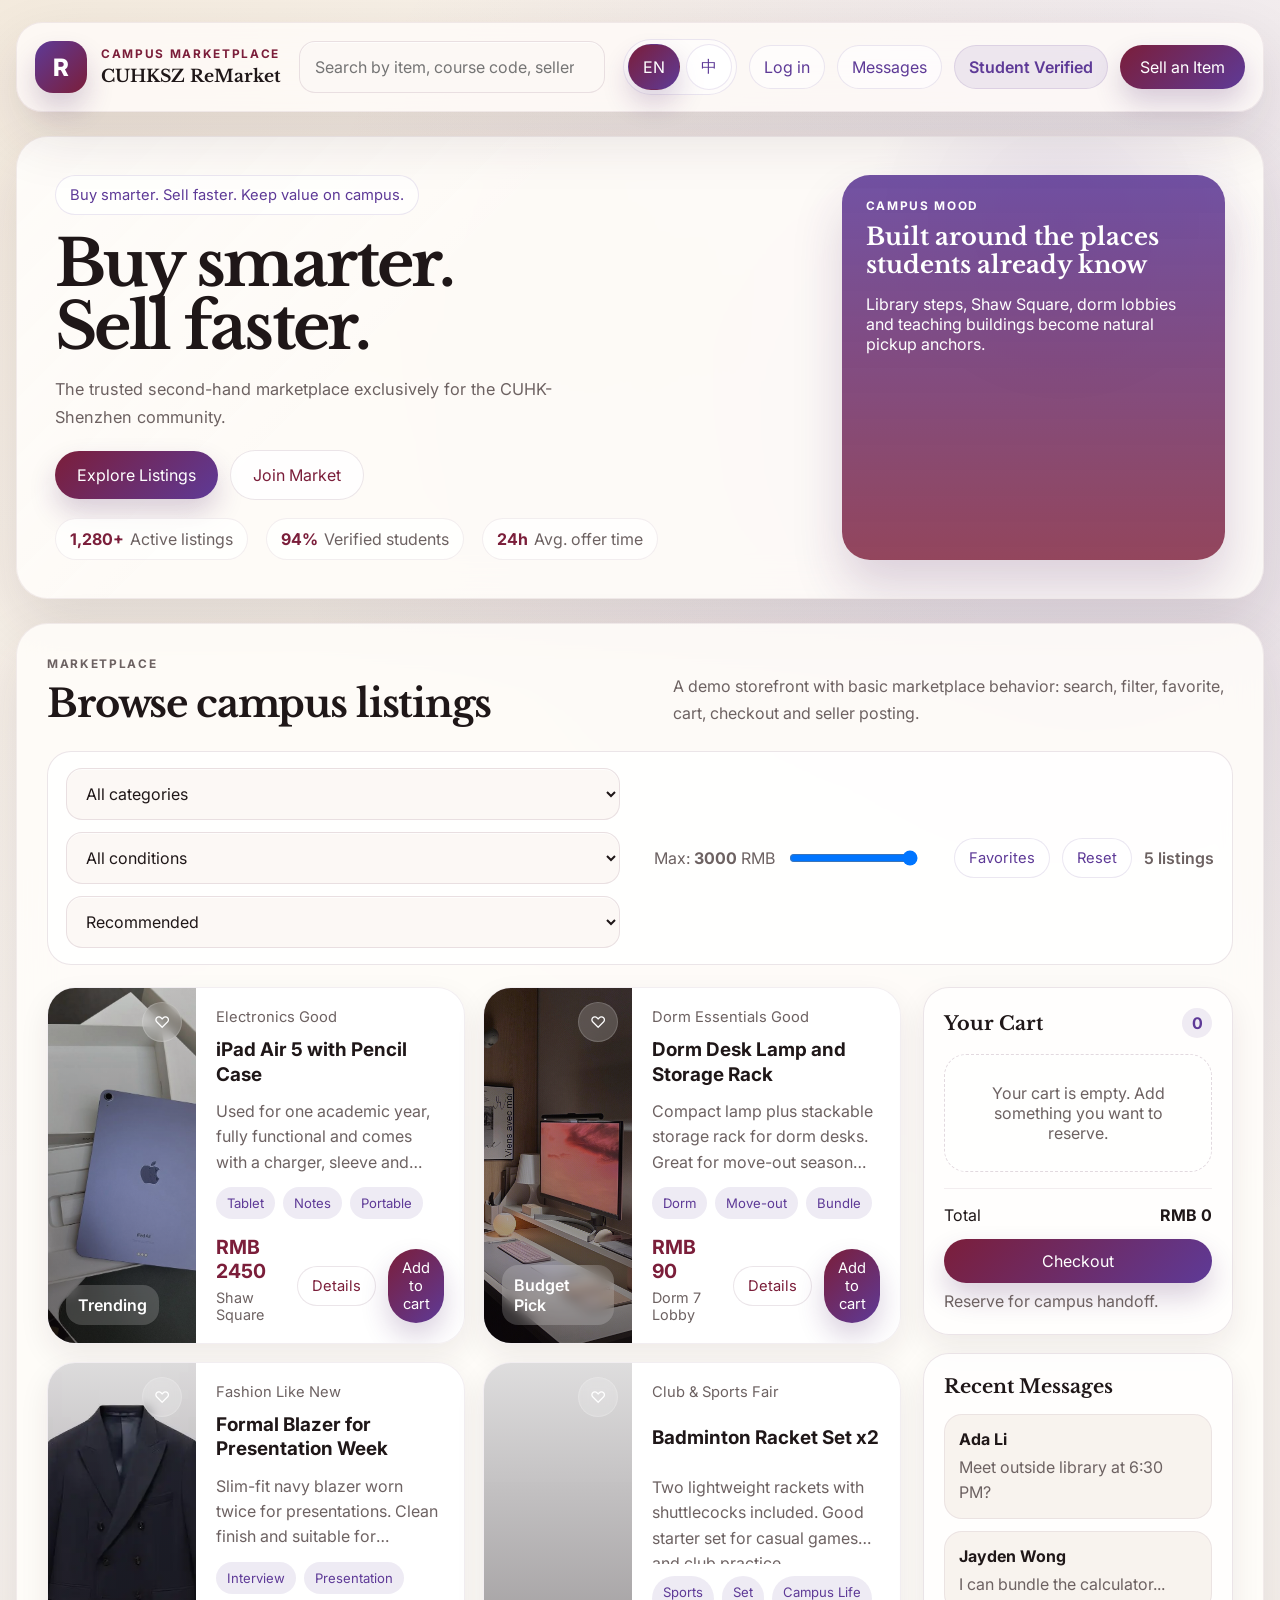
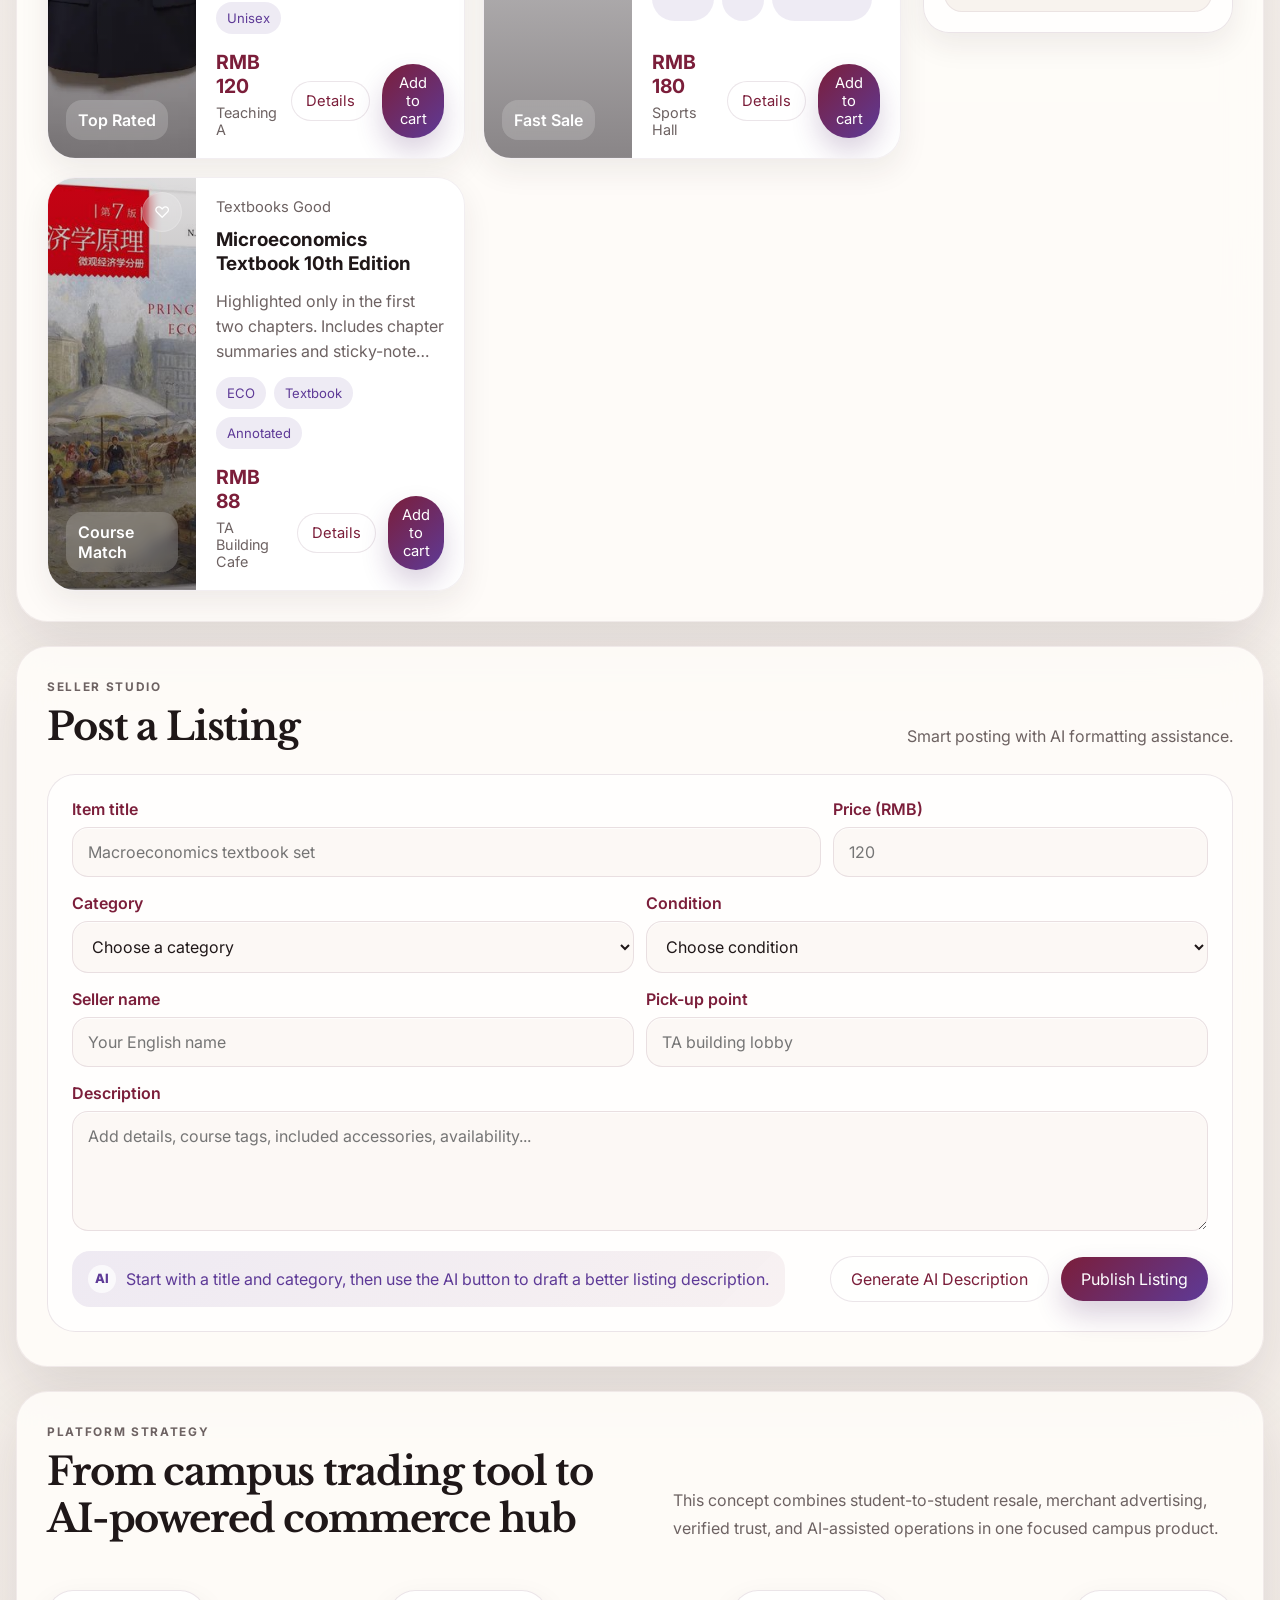
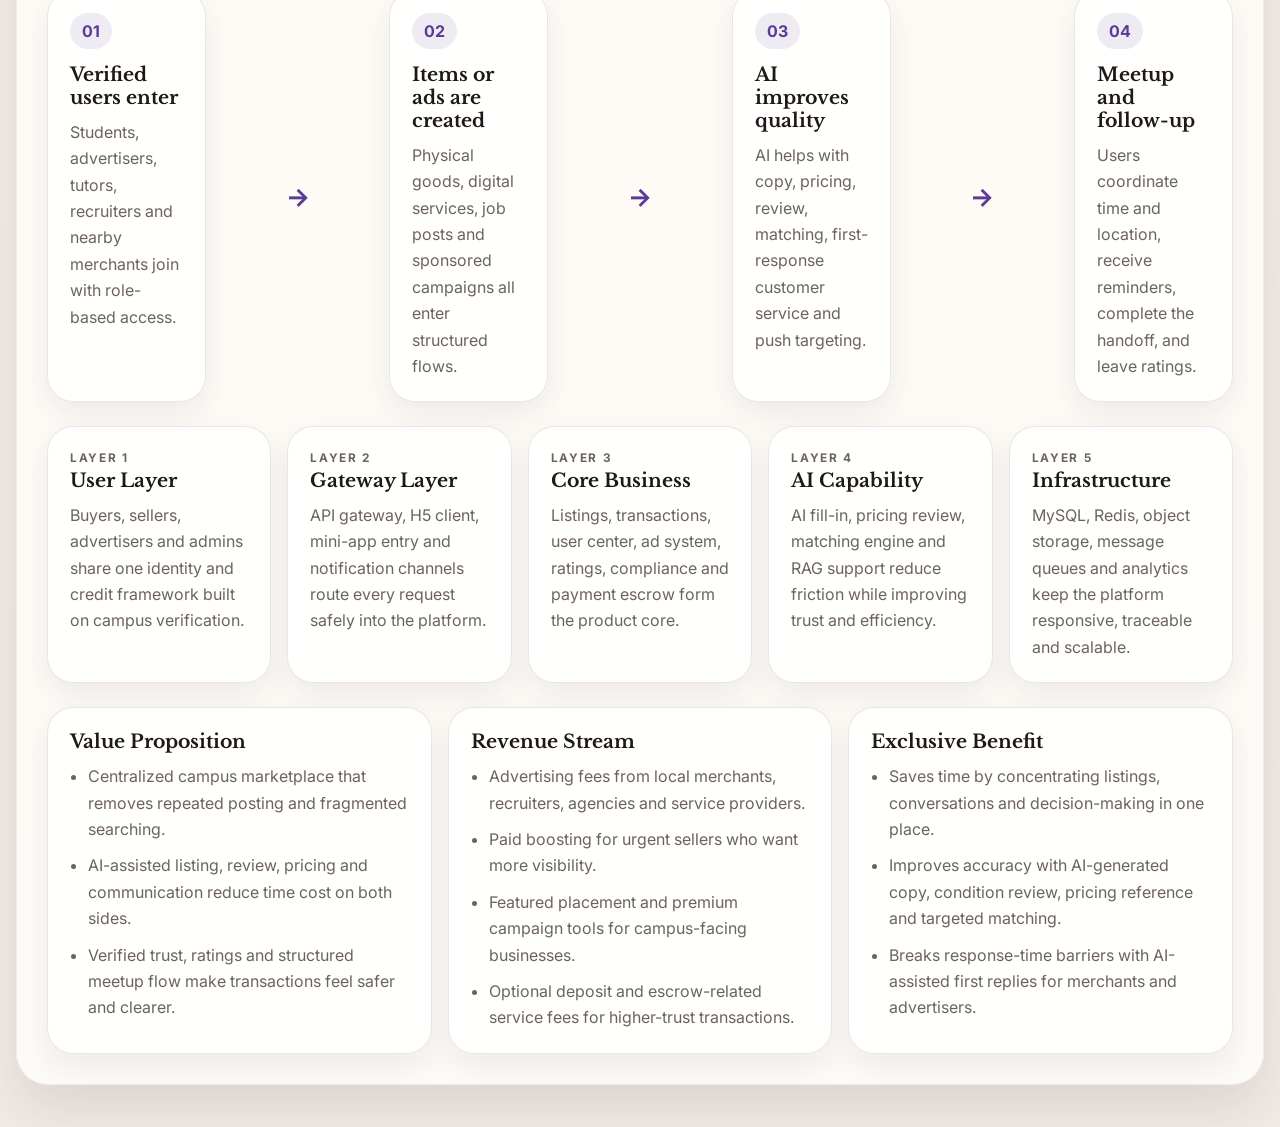
<file: index.html>
<!DOCTYPE html>
<html lang="en">
  <head>
    <meta charset="UTF-8" />
    <meta name="viewport" content="width=device-width, initial-scale=1.0" />
    <title>CUHKSZ ReMarket | Campus Marketplace</title>
    <link rel="preconnect" href="https://fonts.googleapis.com" />
    <link rel="preconnect" href="https://fonts.gstatic.com" crossorigin />
    <link
      href="https://fonts.googleapis.com/css2?family=Inter:wght@400;500;600;700;800&family=Libre+Baskerville:wght@400;700&display=swap"
      rel="stylesheet"
    />
    <link rel="stylesheet" href="./styles.css" />
    <link rel="stylesheet" href="./subpages.css" />
  </head>
  <body class="modern-theme">
    <div class="app-container">
      <header class="navbar">
        <div class="navbar-brand">
          <span class="logo-mark">R</span>
          <div class="brand-copy">
            <p class="mini-label" id="brandEyebrow">Campus Marketplace</p>
            <span class="logo-text">CUHKSZ ReMarket</span>
          </div>
        </div>

        <div class="navbar-search">
          <input
            id="searchInput"
            type="search"
            data-i18n-placeholder="searchPlaceholder"
            placeholder="Search items, courses, or sellers..."
          />
        </div>

        <div class="navbar-actions">
          <div class="language-switcher" role="group" aria-label="Language switcher">
            <button class="lang-btn active" id="langEn" type="button">EN</button>
            <button class="lang-btn" id="langZh" type="button">中</button>
          </div>
          <button class="nav-btn ghost" id="loginLink" type="button">Log in</button>
          <button class="nav-btn ghost" id="chatLink" type="button">Messages</button>
          <div class="verified-badge" id="studentVerifiedButton" title="Student Verified">✓ Verified</div>
          <button class="btn-primary" id="jumpToSell">+ Sell Item</button>
        </div>
      </header>

      <main class="main-content">
        <section class="hero-minimal">
          <div class="hero-inner">
            <span class="hero-kicker" id="heroTag">Buy smarter. Sell faster. Keep value on campus.</span>
            <h1 id="heroTitle">Buy smarter. Sell faster.</h1>
            <p id="heroDescription">
              The trusted second-hand marketplace exclusively for the CUHK-Shenzhen community.
            </p>
            <div class="hero-buttons">
              <button class="btn-primary large" id="exploreNow">Explore Listings</button>
              <button class="btn-secondary large" id="joinNowLink" type="button">Join Market</button>
            </div>
            <div class="hero-stats">
              <span><strong>1,280+</strong> <em id="heroStat1">Active listings</em></span>
              <span><strong>94%</strong> <em id="heroStat2">Verified students</em></span>
              <span><strong>24h</strong> <em id="heroStat3">Avg. offer time</em></span>
            </div>
          </div>
          <div class="hero-aside">
            <div class="hero-campus-card">
              <p class="mini-label" id="galleryEyebrow">Campus mood</p>
              <h3 id="galleryTitle">Built around the places students already know</h3>
              <p id="galleryDesc">
                Library steps, Shaw Square and dorm lobbies become natural pickup anchors.
              </p>
            </div>
          </div>
        </section>

        <section class="marketplace-core" id="marketplace">
          <div class="section-intro">
            <div>
              <p class="mini-label" id="marketplaceEyebrow">Marketplace</p>
              <h2 id="marketplaceTitle">Browse campus listings</h2>
            </div>
            <p id="marketplaceDesc">
              Search, filter, favorite, add to cart, open detail pages and continue the conversation in chat.
            </p>
          </div>

          <div class="filter-bar">
            <div class="filter-group">
              <select id="categoryFilter" class="filter-select">
                <option value="All">All Categories</option>
              </select>
              <select id="conditionFilter" class="filter-select">
                <option value="All">Any Condition</option>
                <option value="Like New">Like New</option>
                <option value="Good">Good</option>
                <option value="Fair">Fair</option>
              </select>
              <select id="sortFilter" class="filter-select">
                <option value="default">Recommended</option>
                <option value="price-asc">Price: Low to High</option>
                <option value="price-desc">Price: High to Low</option>
                <option value="rating-desc">Top Rated Sellers</option>
              </select>
            </div>

            <div class="filter-group slider-group">
              <label for="priceRange"><span id="maxPriceLabel">Max:</span> <strong id="priceValue">3000</strong> RMB</label>
              <input id="priceRange" type="range" min="20" max="3000" step="10" value="3000" />
            </div>

            <div class="filter-actions">
              <button class="btn-ghost small" id="showFavorites">Favorites</button>
              <button class="btn-ghost small" id="resetFilters">Reset</button>
              <span class="results-count" id="resultsCount">0 items</span>
            </div>
          </div>

          <div class="marketplace-grid-layout">
            <div class="listing-board" id="listingGrid"></div>

            <aside class="sidebar-panels">
              <div class="panel clean-cart">
                <div class="panel-header">
                  <h3 id="cartTitle">Your Cart</h3>
                  <span class="badge" id="cartCount">0</span>
                </div>
                <div id="cartItems" class="cart-items-minimal"></div>
                <div class="cart-summary">
                  <div class="total-row">
                    <span id="totalLabel">Total</span>
                    <strong id="cartTotal">RMB 0</strong>
                  </div>
                  <button class="btn-primary full-width" id="checkoutButton">Checkout</button>
                  <p class="status-text" id="checkoutStatus">Reserve for campus handoff.</p>
                </div>
              </div>

              <div class="panel clean-messages">
                <div class="panel-header">
                  <h3 id="messagesTitle">Recent Messages</h3>
                </div>
                <div class="message-snippets">
                  <div class="snippet">
                    <strong>Ada Li</strong>
                    <p>Meet outside library at 6:30 PM?</p>
                  </div>
                  <div class="snippet">
                    <strong>Jayden Wong</strong>
                    <p>I can bundle the calculator...</p>
                  </div>
                </div>
              </div>
            </aside>
          </div>
        </section>

        <section class="seller-studio" id="sellSection">
          <div class="studio-header">
            <div>
              <p class="mini-label" id="sellEyebrow">Seller Studio</p>
              <h2 id="sellTitle">Post a Listing</h2>
            </div>
            <p id="sellDesc">Smart posting with AI formatting assistance.</p>
          </div>

          <div class="studio-content">
            <form id="listingForm" class="modern-form">
              <div class="form-row">
                <div class="form-group flex-2">
                  <label for="titleInput" id="itemTitleLabel">Item Title</label>
                  <input type="text" id="titleInput" placeholder="e.g. Macroeconomics textbook set" required />
                </div>
                <div class="form-group flex-1">
                  <label for="priceInput" id="priceLabelMain">Price (RMB)</label>
                  <input type="number" id="priceInput" min="1" placeholder="120" required />
                </div>
              </div>

              <div class="form-row">
                <div class="form-group flex-1">
                  <label for="formCategory" id="categoryLabelMain">Category</label>
                  <select id="formCategory" required>
                    <option value="">Select...</option>
                    <option>Textbooks</option>
                    <option>Electronics</option>
                    <option>Dorm Essentials</option>
                    <option>Fashion</option>
                    <option>Club & Sports</option>
                  </select>
                </div>
                <div class="form-group flex-1">
                  <label for="formCondition" id="conditionLabelMain">Condition</label>
                  <select id="formCondition" required>
                    <option value="">Select...</option>
                    <option>Like New</option>
                    <option>Good</option>
                    <option>Fair</option>
                  </select>
                </div>
              </div>

              <div class="form-row">
                <div class="form-group flex-1">
                  <label for="sellerInput" id="sellerNameLabel">Seller Name</label>
                  <input type="text" id="sellerInput" placeholder="Your name" required />
                </div>
                <div class="form-group flex-1">
                  <label for="locationInput" id="pickupPointLabel">Pick-up Point</label>
                  <input type="text" id="locationInput" placeholder="e.g. TA building lobby" required />
                </div>
              </div>

              <div class="form-group full-width">
                <label for="descriptionInput" id="descriptionLabel">Description</label>
                <textarea id="descriptionInput" rows="4" placeholder="Add course tags, condition details..." required></textarea>
              </div>

              <div class="form-footer">
                <div class="ai-helper">
                  <span class="ai-icon">AI</span>
                  <span id="aiNote">Use AI to generate a polished English description.</span>
                </div>
                <div class="action-buttons">
                  <button type="button" class="btn-secondary" id="generateAiCopy">AI Draft</button>
                  <button type="submit" class="btn-primary" id="publishButton">Publish</button>
                </div>
              </div>
            </form>
          </div>
        </section>

        <section class="strategy-section" id="platformOverview">
          <div class="section-intro">
            <div>
              <p class="mini-label">Platform Strategy</p>
              <h2>From campus trading tool to AI-powered commerce hub</h2>
            </div>
            <p>
              This concept combines student-to-student resale, merchant advertising,
              verified trust, and AI-assisted operations in one focused campus product.
            </p>
          </div>

          <div class="flow-shell">
            <div class="flow-step">
              <span>01</span>
              <h3>Verified users enter</h3>
              <p>Students, advertisers, tutors, recruiters and nearby merchants join with role-based access.</p>
            </div>
            <div class="flow-arrow">→</div>
            <div class="flow-step">
              <span>02</span>
              <h3>Items or ads are created</h3>
              <p>Physical goods, digital services, job posts and sponsored campaigns all enter structured flows.</p>
            </div>
            <div class="flow-arrow">→</div>
            <div class="flow-step">
              <span>03</span>
              <h3>AI improves quality</h3>
              <p>AI helps with copy, pricing, review, matching, first-response customer service and push targeting.</p>
            </div>
            <div class="flow-arrow">→</div>
            <div class="flow-step">
              <span>04</span>
              <h3>Meetup and follow-up</h3>
              <p>Users coordinate time and location, receive reminders, complete the handoff, and leave ratings.</p>
            </div>
          </div>

          <div class="architecture-grid">
            <article class="architecture-card">
              <p class="mini-label">Layer 1</p>
              <h3>User Layer</h3>
              <p>Buyers, sellers, advertisers and admins share one identity and credit framework built on campus verification.</p>
            </article>
            <article class="architecture-card">
              <p class="mini-label">Layer 2</p>
              <h3>Gateway Layer</h3>
              <p>API gateway, H5 client, mini-app entry and notification channels route every request safely into the platform.</p>
            </article>
            <article class="architecture-card">
              <p class="mini-label">Layer 3</p>
              <h3>Core Business</h3>
              <p>Listings, transactions, user center, ad system, ratings, compliance and payment escrow form the product core.</p>
            </article>
            <article class="architecture-card">
              <p class="mini-label">Layer 4</p>
              <h3>AI Capability</h3>
              <p>AI fill-in, pricing review, matching engine and RAG support reduce friction while improving trust and efficiency.</p>
            </article>
            <article class="architecture-card">
              <p class="mini-label">Layer 5</p>
              <h3>Infrastructure</h3>
              <p>MySQL, Redis, object storage, message queues and analytics keep the platform responsive, traceable and scalable.</p>
            </article>
          </div>

          <div class="business-grid">
            <article class="business-card">
              <h3>Value Proposition</h3>
              <ul>
                <li>Centralized campus marketplace that removes repeated posting and fragmented searching.</li>
                <li>AI-assisted listing, review, pricing and communication reduce time cost on both sides.</li>
                <li>Verified trust, ratings and structured meetup flow make transactions feel safer and clearer.</li>
              </ul>
            </article>
            <article class="business-card">
              <h3>Revenue Stream</h3>
              <ul>
                <li>Advertising fees from local merchants, recruiters, agencies and service providers.</li>
                <li>Paid boosting for urgent sellers who want more visibility.</li>
                <li>Featured placement and premium campaign tools for campus-facing businesses.</li>
                <li>Optional deposit and escrow-related service fees for higher-trust transactions.</li>
              </ul>
            </article>
            <article class="business-card">
              <h3>Exclusive Benefit</h3>
              <ul>
                <li>Saves time by concentrating listings, conversations and decision-making in one place.</li>
                <li>Improves accuracy with AI-generated copy, condition review, pricing reference and targeted matching.</li>
                <li>Breaks response-time barriers with AI-assisted first replies for merchants and advertisers.</li>
              </ul>
            </article>
          </div>
        </section>
      </main>
    </div>

    <template id="listingCardTemplate">
      <article class="card-item listing-card">
        <div class="card-image-placeholder listing-visual">
          <span class="card-badge listing-badge"></span>
          <button class="btn-heart favorite-button" type="button" aria-label="Save">&#9825;</button>
        </div>
        <div class="card-info listing-content">
          <div class="card-meta-top listing-topline">
            <span class="text-category listing-category"></span>
            <span class="text-condition listing-condition"></span>
          </div>
          <h3 class="card-title listing-title"></h3>
          <p class="card-desc truncate listing-description"></p>
          <div class="listing-meta sr-only">
            <span class="listing-seller"></span>
            <span class="listing-rating"></span>
          </div>
          <div class="card-tags listing-tags"></div>
          <div class="card-bottom listing-footer">
            <div class="price-wrap">
              <strong class="card-price listing-price"></strong>
              <span class="card-location listing-location"></span>
            </div>
            <div class="card-actions listing-actions">
              <button class="btn-secondary small details-link" type="button">View</button>
              <button class="btn-primary small add-cart-button" type="button">Add</button>
            </div>
          </div>
        </div>
      </article>
    </template>

    <section class="overlay-modal hidden-view" id="authView">
      <div class="modal-dialog">
        <button class="btn-close view-back-button" type="button" data-close-view="auth">Close</button>
        <div class="modal-header">
          <p class="mini-label" id="authEyebrow">Student Access</p>
          <h2 id="authTitle">Join ReMarket</h2>
          <p id="authLead">Use your campus identity to safely trade.</p>
        </div>
        <div class="modal-tabs">
          <button class="tab-btn active" id="loginTab" type="button">Log In</button>
          <button class="tab-btn" id="registerTab" type="button">Sign Up</button>
        </div>
        <div class="modal-body">
          <form class="auth-form active" id="loginForm">
            <div class="form-group">
              <label id="emailLabel" for="loginEmail">Email</label>
              <input type="email" id="loginEmail" placeholder="name@link.cuhk.edu.cn" required />
            </div>
            <div class="form-group">
              <label id="passwordLabel" for="loginPassword">Password</label>
              <input type="password" id="loginPassword" placeholder="••••••••" required />
            </div>
            <div class="form-group">
              <label id="studentIdLabel" for="studentId">Student ID</label>
              <input type="text" id="studentId" placeholder="1155xxxxxx" required />
            </div>
            <button class="btn-primary full-width mt-4" type="submit" id="loginSubmit">Continue</button>
          </form>
          <form class="auth-form" id="registerForm">
            <div class="form-group">
              <label id="nameLabel" for="registerName">Full Name</label>
              <input type="text" id="registerName" required />
            </div>
            <div class="form-group">
              <label id="registerEmailLabel" for="registerEmail">Campus Email</label>
              <input type="email" id="registerEmail" required />
            </div>
            <div class="form-group">
              <label id="registerPasswordLabel" for="registerPassword">Password</label>
              <input type="password" id="registerPassword" required />
            </div>
            <div class="form-group">
              <label id="collegeLabel" for="registerCollege">College</label>
              <input type="text" id="registerCollege" required />
            </div>
            <div class="form-group">
              <label id="pickupPrefLabel" for="pickupPreference">Preferred Zone</label>
              <input type="text" id="pickupPreference" required />
            </div>
            <button class="btn-primary full-width mt-4" type="submit" id="registerSubmit">Create Account</button>
          </form>
          <p class="demo-note" id="authNote">Demo: Submitting returns to marketplace.</p>
        </div>
      </div>
    </section>

    <section class="overlay-fullscreen hidden-view" id="detailView">
      <div class="fullscreen-nav">
        <button class="btn-back view-back-button" type="button" data-close-view="detail">Back to Market</button>
      </div>
      <div class="detail-container">
        <div class="detail-img-col">
          <img id="detailImage" src="" alt="Product" class="img-fluid" />
        </div>
        <div class="detail-info-col">
          <span class="detail-badge" id="detailEyebrow">Listing</span>
          <h1 id="detailTitle">Loading...</h1>
          <strong class="detail-price-huge" id="detailPrice"></strong>
          <p class="detail-desc-full" id="detailDescription"></p>

          <div class="info-grid">
            <div class="info-item">
              <span id="priceLabel">Price</span>
              <strong id="detailPriceMirror"></strong>
            </div>
            <div class="info-item">
              <span id="detailConditionLabel">Condition</span>
              <strong id="detailCondition"></strong>
            </div>
            <div class="info-item">
              <span id="locationLabel">Pickup</span>
              <strong id="detailLocation"></strong>
            </div>
            <div class="info-item">
              <span id="ratingLabel">Seller Rating</span>
              <strong id="detailRating"></strong>
            </div>
          </div>

          <div class="seller-inline">
            <div class="seller-item">
              <span id="sellerEyebrow">Seller</span>
              <strong id="detailSeller"></strong>
              <p id="sellerNote">Usually replies within a few hours and prefers on-campus handoff.</p>
            </div>
            <div class="seller-item">
              <span id="tagsEyebrow">Tags</span>
              <div class="detail-tags-wrap listing-tags" id="detailTags"></div>
            </div>
          </div>

          <div class="action-bar-sticky">
            <button class="btn-primary huge" id="detailCartButton" type="button">Add to Cart</button>
            <button class="btn-secondary huge" id="chatSellerLink" type="button">Chat Seller</button>
            <button class="btn-ghost huge" id="makeOfferLink" type="button">Make an Offer</button>
          </div>
        </div>
      </div>
    </section>

    <section class="overlay-fullscreen hidden-view" id="chatView">
      <div class="fullscreen-nav">
        <button class="btn-back view-back-button" type="button" data-close-view="chat">Back</button>
      </div>
      <div class="chat-container">
        <aside class="chat-roster">
          <p class="mini-label" id="chatEyebrow">Inbox</p>
          <h2 id="chatTitle">Inbox</h2>
          <div class="roster-list conversation-list" id="conversationList"></div>
        </aside>
        <main class="chat-window">
          <div class="chat-header">
            <p class="mini-label" id="threadEyebrow">Active Thread</p>
            <h3 id="threadTitle">Loading...</h3>
          </div>
          <div class="chat-history message-thread" id="messageThread"></div>
          <div class="chat-input-area">
            <form id="chatComposer" class="composer-form chat-composer">
              <label class="sr-only" id="composerLabel" for="composerInput">Message</label>
              <input type="text" id="composerInput" placeholder="Type a message..." required autocomplete="off" />
              <button class="btn-primary" type="submit" id="sendButton">Send</button>
            </form>
          </div>
        </main>
      </div>
    </section>

    <script src="./market-data.js"></script>
    <script src="./script.js"></script>
  </body>
</html>
</file>
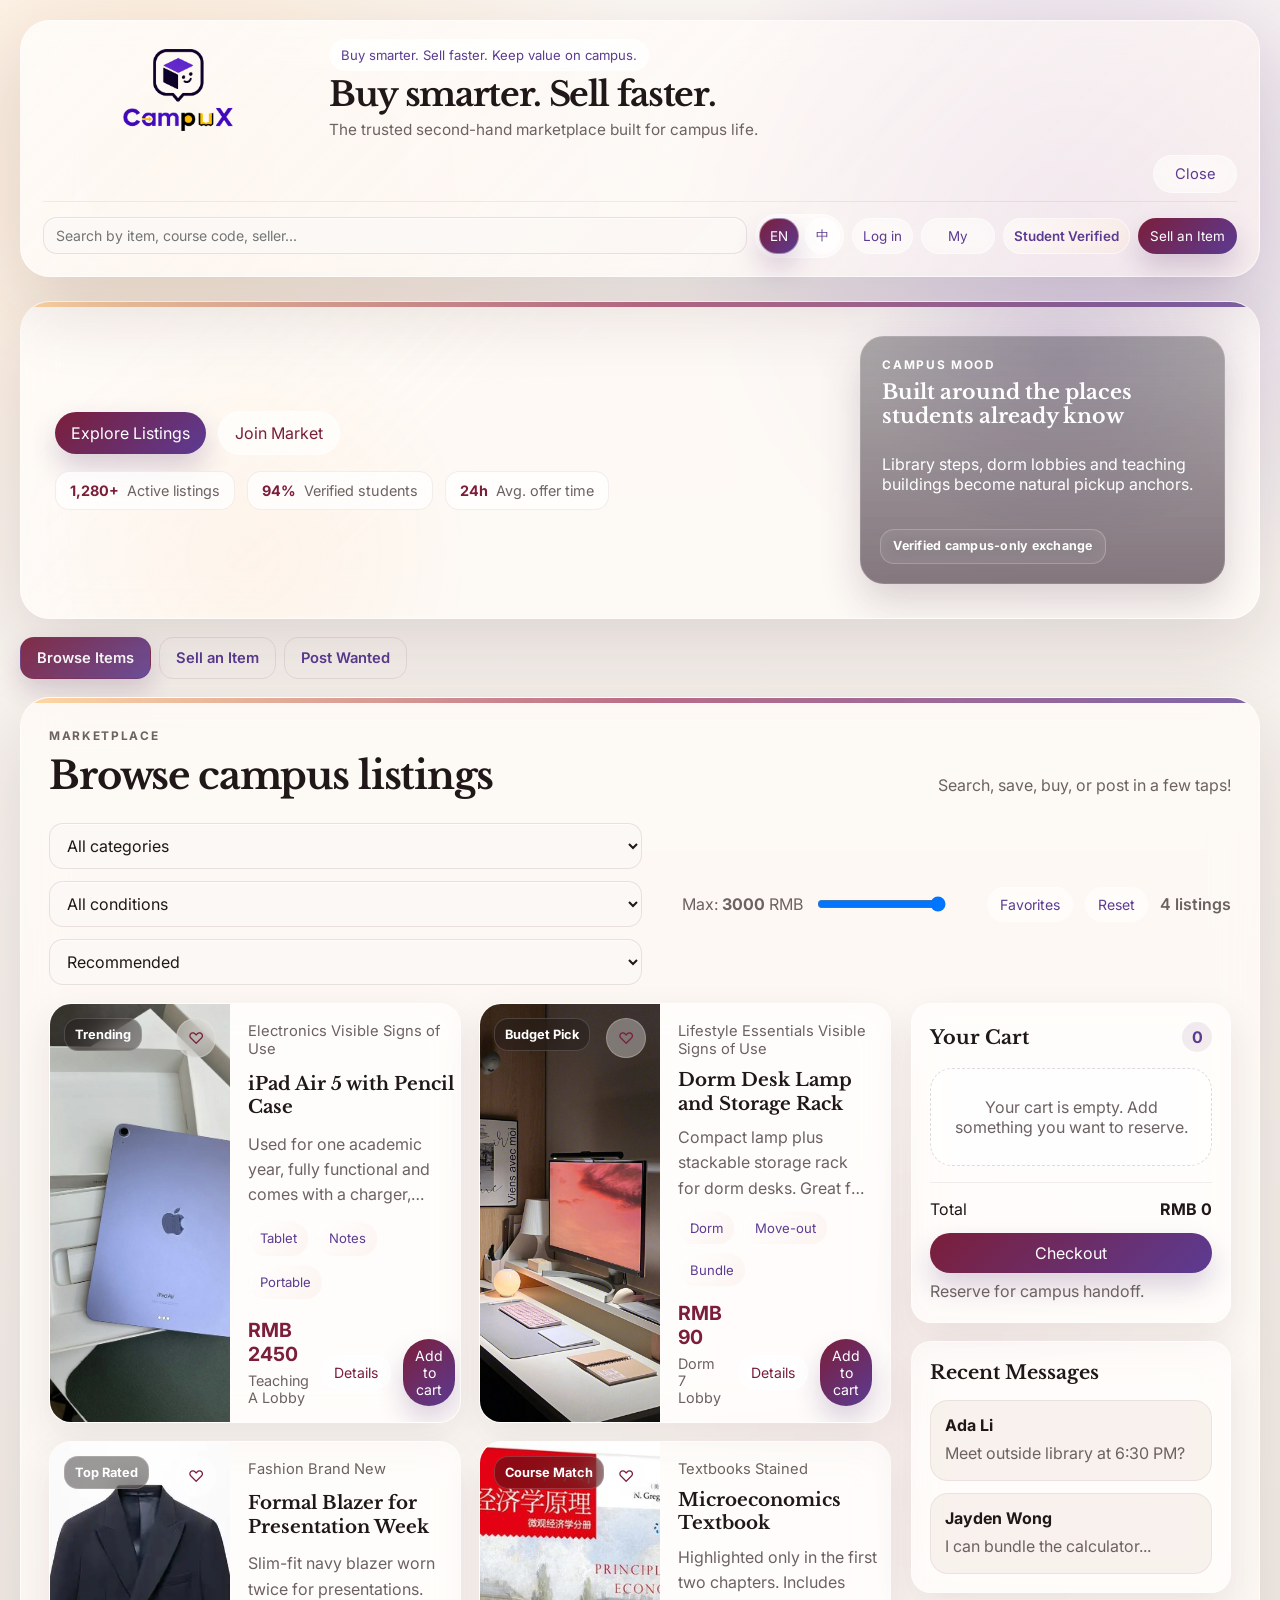
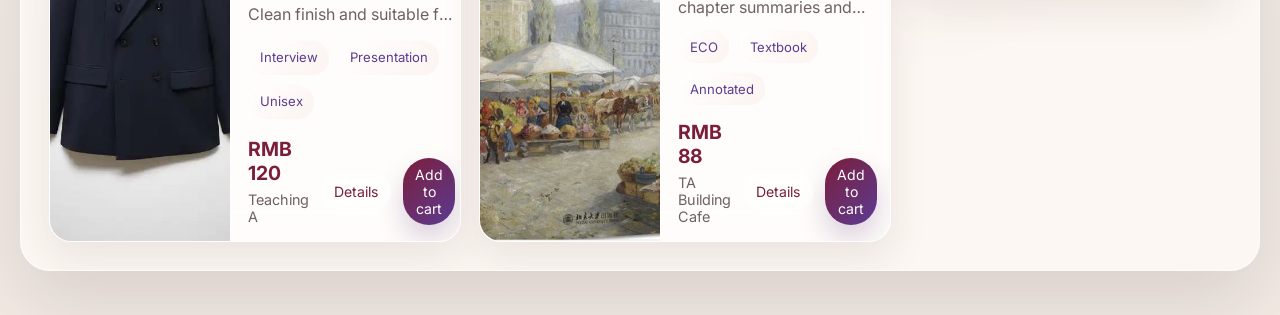
<file: website/index.html>
<!DOCTYPE html>
<html lang="en">
  <head>
    <meta charset="UTF-8" />
    <meta name="viewport" content="width=device-width, initial-scale=1.0" />
    <title>CampuX | Campus Marketplace</title>
    <link rel="preconnect" href="https://fonts.googleapis.com" />
    <link rel="preconnect" href="https://fonts.gstatic.com" crossorigin />
    <link
      href="https://fonts.googleapis.com/css2?family=Inter:wght@400;500;600;700;800&family=Libre+Baskerville:wght@400;700&display=swap"
      rel="stylesheet"
    />
    <link rel="stylesheet" href="./styles.css" />
    <link rel="stylesheet" href="./subpages.css" />
  </head>
  <body class="modern-theme">
    <div class="app-container">
      <header class="navbar">
        <div class="navbar-brand">
          <img class="logo-mark" src="./photo/logo.png" alt="CampuX logo" />
          <div class="brand-copy">
            <span class="hero-kicker brand-kicker" id="heroTag">Buy smarter. Sell faster. Keep value on campus.</span>
            <h1 class="brand-title" id="heroTitle">Buy smarter. Sell faster.</h1>
            <p class="brand-description" id="heroDescription">
              The trusted second-hand marketplace built for campus life.
            </p>
          </div>
        </div>

        <div class="navbar-actions open">
          <button class="nav-btn menu-toggle" id="menuToggle" type="button" aria-expanded="true" aria-controls="navbarActionPanel">
            Menu
          </button>
          <div class="navbar-action-panel" id="navbarActionPanel">
            <div class="navbar-search">
              <input
                id="searchInput"
                type="search"
                data-i18n-placeholder="searchPlaceholder"
                placeholder="Search items, courses, or sellers..."
              />
            </div>
            <div class="language-switcher" role="group" aria-label="Language switcher">
              <button class="lang-btn active" id="langEn" type="button">EN</button>
              <button class="lang-btn" id="langZh" type="button">中</button>
            </div>
            <button class="nav-btn ghost" id="loginLink" type="button">Log in</button>
            <div class="my-hub">
              <button class="nav-btn ghost my-hub-toggle" id="myHubToggle" type="button" aria-expanded="false" aria-controls="myHubPanel">
                My
              </button>
              <div class="my-hub-panel hidden-view" id="myHubPanel">
                <div class="my-hub-summary">
                  <span id="myHubCartLabel">Cart</span>
                  <strong id="myHubCartCount">0 items</strong>
                  <span id="myHubCartTotal">RMB 0</span>
                </div>
                <button class="nav-btn ghost" id="myHubMessages" type="button">Messages</button>
                <button class="nav-btn ghost" id="myHubCart" type="button">View Cart</button>
                <button class="nav-btn ghost" id="myHubOrders" type="button">My Orders</button>
              </div>
            </div>
            <button class="verified-badge" id="studentVerifiedButton" type="button" title="Student Verified">✓ Verified</button>
            <button class="btn-primary" id="jumpToSell">+ Sell Item</button>
          </div>
        </div>
      </header>

      <main class="main-content">
        <section class="hero-minimal">
          <div class="hero-inner">
            <div class="hero-buttons">
              <button class="btn-primary large" id="exploreNow">Explore Listings</button>
              <button class="btn-secondary large" id="joinNowLink" type="button">Join Market</button>
            </div>
            <div class="hero-stats">
              <span><strong>1,280+</strong> <em id="heroStat1">Active listings</em></span>
              <span><strong>94%</strong> <em id="heroStat2">Verified students</em></span>
              <span><strong>24h</strong> <em id="heroStat3">Avg. offer time</em></span>
            </div>
          </div>
          <div class="hero-aside">
            <div class="hero-campus-card">
              <p class="mini-label" id="galleryEyebrow">Campus mood</p>
              <h3 id="galleryTitle">Built around the places students already know</h3>
              <p id="galleryDesc">
                Library steps, dorm lobbies and teaching buildings become natural pickup anchors.
              </p>
              <span class="hero-campus-badge" id="galleryBadge">Verified campus-only exchange</span>
            </div>
          </div>
        </section>

        <section class="mode-switcher">
          <button class="mode-chip active" id="modeBrowse" type="button">Browse Items</button>
          <button class="mode-chip" id="modeSell" type="button">Sell an Item</button>
          <button class="mode-chip" id="modeWanted" type="button">Post Wanted</button>
        </section>

        <section class="marketplace-core" id="marketplace">
          <div class="section-intro">
            <div>
              <p class="mini-label" id="marketplaceEyebrow">Marketplace</p>
              <h2 id="marketplaceTitle">Browse campus listings</h2>
            </div>
            <p id="marketplaceDesc">
              Search, filter, favorite, add to cart, open detail pages and continue the conversation in chat.
            </p>
          </div>

          <div class="filter-bar">
            <div class="filter-group">
              <select id="categoryFilter" class="filter-select">
                <option value="All">All Categories</option>
              </select>
              <select id="conditionFilter" class="filter-select">
                <option value="All">Any Condition</option>
                <option value="Brand New">Brand New</option>
                <option value="Light Signs of Use">Light Signs of Use</option>
                <option value="Visible Signs of Use">Visible Signs of Use</option>
                <option value="Stained">Stained</option>
              </select>
              <select id="sortFilter" class="filter-select">
                <option value="default">Recommended</option>
                <option value="price-asc">Price: Low to High</option>
                <option value="price-desc">Price: High to Low</option>
                <option value="rating-desc">Top Rated Sellers</option>
              </select>
            </div>

            <div class="filter-group slider-group">
              <label for="priceRange"><span id="maxPriceLabel">Max:</span> <strong id="priceValue">3000</strong> RMB</label>
              <input id="priceRange" type="range" min="20" max="3000" step="10" value="3000" />
            </div>

            <div class="filter-actions">
              <button class="btn-ghost small" id="showFavorites">Favorites</button>
              <button class="btn-ghost small" id="resetFilters">Reset</button>
              <span class="results-count" id="resultsCount">0 items</span>
            </div>
          </div>

          <div class="marketplace-grid-layout">
            <div class="listing-board" id="listingGrid"></div>

            <aside class="sidebar-panels">
              <div class="panel clean-cart" id="cartPanel">
                <div class="panel-header">
                  <h3 id="cartTitle">Your Cart</h3>
                  <span class="badge" id="cartCount">0</span>
                </div>
                <div id="cartItems" class="cart-items-minimal"></div>
                <div class="cart-summary">
                  <div class="total-row">
                    <span id="totalLabel">Total</span>
                    <strong id="cartTotal">RMB 0</strong>
                  </div>
                  <button class="btn-primary full-width" id="checkoutButton">Checkout</button>
                  <p class="status-text" id="checkoutStatus">Reserve for campus handoff.</p>
                </div>
              </div>

              <div class="panel clean-messages">
                <div class="panel-header">
                  <h3 id="messagesTitle">Recent Messages</h3>
                </div>
                <div class="message-snippets">
                  <div class="snippet">
                    <strong id="snippetName1">Ada Li</strong>
                    <p id="snippetText1">Meet outside library at 6:30 PM?</p>
                  </div>
                  <div class="snippet">
                    <strong id="snippetName2">Jayden Wong</strong>
                    <p id="snippetText2">I can bundle the calculator...</p>
                  </div>
                </div>
              </div>
            </aside>
          </div>
        </section>

        <section class="seller-studio hidden-view" id="sellSection">
          <div class="studio-header">
            <div>
              <p class="mini-label" id="sellEyebrow">Seller Studio</p>
              <h2 id="sellTitle">Post a Listing</h2>
            </div>
            <p id="sellDesc">Smart posting with AI formatting assistance.</p>
          </div>

          <div class="studio-content">
            <form id="listingForm" class="modern-form">
              <div class="form-row">
                <div class="form-group flex-2">
                  <label for="titleInput" id="itemTitleLabel">Item Title</label>
                  <input type="text" id="titleInput" placeholder="e.g. Macroeconomics textbook set" required />
                </div>
                <div class="form-group flex-1">
                  <label for="priceInput" id="priceLabelMain">Price (RMB)</label>
                  <input type="number" id="priceInput" min="1" placeholder="120" required />
                </div>
              </div>

              <div class="form-row">
                <div class="form-group flex-1">
                  <label for="formCategory" id="categoryLabelMain">Category</label>
                  <select id="formCategory" required>
                    <option value="">Select...</option>
                    <option>Textbooks</option>
                    <option>Electronics</option>
                    <option>Lifestyle Essentials</option>
                    <option>Fashion</option>
                  </select>
                </div>
                <div class="form-group flex-1">
                  <label for="formCondition" id="conditionLabelMain">Condition</label>
                  <select id="formCondition" required>
                    <option value="">Select...</option>
                    <option>Brand New</option>
                    <option>Light Signs of Use</option>
                    <option>Visible Signs of Use</option>
                    <option>Stained</option>
                  </select>
                </div>
              </div>

              <div class="form-row">
                <div class="form-group flex-1">
                  <label for="sellerInput" id="sellerNameLabel">Seller Name</label>
                  <input type="text" id="sellerInput" placeholder="Your name" required />
                </div>
                <div class="form-group flex-1">
                  <label for="locationInput" id="pickupPointLabel">Pick-up Point</label>
                  <input type="text" id="locationInput" placeholder="e.g. TA building lobby" required />
                </div>
              </div>

              <div class="form-group full-width">
                <label for="descriptionInput" id="descriptionLabel">Description</label>
                <textarea id="descriptionInput" rows="4" placeholder="Add course tags, condition details..." required></textarea>
              </div>

              <div class="form-group full-width">
                <label for="imageInput" id="imageUploadLabel">Item Photo</label>
                <div class="image-upload-field">
                  <input type="file" id="imageInput" accept="image/*" capture="environment" />
                  <p class="image-upload-hint" id="imageUploadHint">Upload an image or take a photo of your item.</p>
                  <div class="image-preview-box hidden-view" id="imagePreviewBox">
                    <img id="imagePreview" alt="Listing preview" />
                  </div>
                </div>
              </div>

              <div class="form-footer">
                <div class="ai-helper">
                  <span class="ai-icon">AI</span>
                  <span id="aiNote">Use AI to generate a polished English description.</span>
                </div>
                <div class="action-buttons">
                  <button type="button" class="btn-secondary" id="generateAiCopy">AI Draft</button>
                  <button type="submit" class="btn-primary" id="publishButton">Publish</button>
                </div>
              </div>
            </form>
          </div>
        </section>

        <section class="wanted-section hidden-view" id="wantedSection">
          <div class="section-intro">
            <div>
              <p class="mini-label" id="wantedEyebrow">Wanted Board</p>
              <h2 id="wantedTitle">Post what you want to buy</h2>
            </div>
            <p id="wantedDesc">
              Not every need starts from browsing. Post a wanted request so sellers know what you are looking for.
            </p>
          </div>

          <div class="wanted-layout">
            <div class="wanted-board" id="wantedGrid"></div>

            <form id="wantedForm" class="modern-form wanted-form">
              <div class="form-row">
                <div class="form-group flex-2">
                  <label for="wantedTitleInput" id="wantedItemLabel">Wanted Item</label>
                  <input type="text" id="wantedTitleInput" placeholder="e.g. iClicker / mini fridge / finance textbook" required />
                </div>
                <div class="form-group flex-1">
                  <label for="wantedBudgetInput" id="wantedBudgetLabel">Budget (RMB)</label>
                  <input type="number" id="wantedBudgetInput" min="1" placeholder="200" required />
                </div>
              </div>

              <div class="form-row">
                <div class="form-group flex-1">
                  <label for="wantedCategory" id="wantedCategoryLabel">Category</label>
                  <select id="wantedCategory" required>
                    <option value="">Select...</option>
                    <option>Textbooks</option>
                    <option>Electronics</option>
                    <option>Lifestyle Essentials</option>
                    <option>Fashion</option>
                  </select>
                </div>
                <div class="form-group flex-1">
                  <label for="wantedBuyerInput" id="wantedBuyerLabel">Your Name</label>
                  <input type="text" id="wantedBuyerInput" placeholder="Your name" required />
                </div>
              </div>

              <div class="form-row">
                <div class="form-group flex-1">
                  <label for="wantedLocationInput" id="wantedLocationLabel">Preferred Pickup Point</label>
                  <input type="text" id="wantedLocationInput" placeholder="e.g. Teaching A lobby" required />
                </div>
              </div>

              <div class="form-group full-width">
                <label for="wantedDescriptionInput" id="wantedDescriptionLabel">Wanted Details</label>
                <textarea id="wantedDescriptionInput" rows="4" placeholder="Describe condition, edition, budget flexibility or urgency..." required></textarea>
              </div>

              <div class="form-footer">
                <div class="ai-helper">
                  <span class="ai-icon">W</span>
                  <span id="wantedNote">Post a clear wanted request so sellers can contact you faster.</span>
                </div>
                <div class="action-buttons">
                  <button type="submit" class="btn-primary" id="wantedPublishButton">Post Wanted</button>
                </div>
              </div>
            </form>
          </div>
        </section>

      </main>
    </div>

    <template id="listingCardTemplate">
      <article class="card-item listing-card">
        <div class="card-image-placeholder listing-visual">
          <span class="card-badge listing-badge"></span>
          <button class="btn-heart favorite-button" type="button" aria-label="Save">&#9825;</button>
        </div>
        <div class="card-info listing-content">
          <div class="card-meta-top listing-topline">
            <span class="text-category listing-category"></span>
            <span class="text-condition listing-condition"></span>
          </div>
          <h3 class="card-title listing-title"></h3>
          <p class="card-desc truncate listing-description"></p>
          <div class="listing-meta sr-only">
            <span class="listing-seller"></span>
            <span class="listing-rating"></span>
          </div>
          <div class="card-tags listing-tags"></div>
          <div class="card-bottom listing-footer">
            <div class="price-wrap">
              <strong class="card-price listing-price"></strong>
              <span class="card-location listing-location"></span>
            </div>
            <div class="card-actions listing-actions">
              <button class="btn-secondary small details-link" type="button">View</button>
              <button class="btn-primary small add-cart-button" type="button">Add</button>
            </div>
          </div>
        </div>
      </article>
    </template>

    <section class="overlay-modal hidden-view" id="authView">
      <div class="modal-dialog">
        <button class="btn-close view-back-button" type="button" data-close-view="auth">Close</button>
        <div class="modal-header">
          <p class="mini-label" id="authEyebrow">Student Access</p>
          <h2 id="authTitle">Join CampuX</h2>
          <p id="authLead">Use your campus identity to safely trade.</p>
        </div>
        <div class="modal-tabs">
          <button class="tab-btn active" id="loginTab" type="button">Log In</button>
          <button class="tab-btn" id="registerTab" type="button">Sign Up</button>
        </div>
        <div class="modal-body">
          <form class="auth-form active" id="loginForm">
            <div class="form-group">
              <label id="emailLabel" for="loginEmail">Email</label>
              <input type="email" id="loginEmail" placeholder="name@link.cuhk.edu.cn" required />
            </div>
            <div class="form-group">
              <label id="passwordLabel" for="loginPassword">Password</label>
              <input type="password" id="loginPassword" placeholder="••••••••" required />
            </div>
            <div class="form-group">
              <label id="studentIdLabel" for="studentId">Student ID</label>
              <input type="text" id="studentId" placeholder="1155xxxxxx" required />
            </div>
            <button class="btn-primary full-width mt-4" type="submit" id="loginSubmit">Continue</button>
          </form>
          <form class="auth-form" id="registerForm">
            <div class="form-group">
              <label id="nameLabel" for="registerName">Full Name</label>
              <input type="text" id="registerName" required />
            </div>
            <div class="form-group">
              <label id="registerEmailLabel" for="registerEmail">Campus Email</label>
              <input type="email" id="registerEmail" required />
            </div>
            <div class="form-group">
              <label id="registerPasswordLabel" for="registerPassword">Password</label>
              <input type="password" id="registerPassword" required />
            </div>
            <div class="form-group">
              <label id="collegeLabel" for="registerCollege">College</label>
              <input type="text" id="registerCollege" required />
            </div>
            <div class="form-group">
              <label id="pickupPrefLabel" for="pickupPreference">Preferred Zone</label>
              <input type="text" id="pickupPreference" required />
            </div>
            <button class="btn-primary full-width mt-4" type="submit" id="registerSubmit">Create Account</button>
          </form>
          <p class="demo-note" id="authNote">Demo: Submitting returns to marketplace.</p>
        </div>
      </div>
    </section>

    <section class="overlay-fullscreen hidden-view" id="detailView">
      <div class="fullscreen-nav">
        <button class="btn-back view-back-button" type="button" data-close-view="detail">Back to Market</button>
      </div>
      <div class="detail-container">
        <div class="detail-img-col">
          <img id="detailImage" src="" alt="Product" class="img-fluid" />
        </div>
        <div class="detail-info-col">
          <span class="detail-badge" id="detailEyebrow">Listing</span>
          <h1 id="detailTitle">Loading...</h1>
          <strong class="detail-price-huge" id="detailPrice"></strong>
          <p class="detail-desc-full" id="detailDescription"></p>

          <div class="info-grid">
            <div class="info-item">
              <span id="priceLabel">Price</span>
              <strong id="detailPriceMirror"></strong>
            </div>
            <div class="info-item">
              <span id="detailConditionLabel">Condition</span>
              <strong id="detailCondition"></strong>
            </div>
            <div class="info-item">
              <span id="locationLabel">Pickup</span>
              <strong id="detailLocation"></strong>
            </div>
            <div class="info-item">
              <span id="ratingLabel">Seller Rating</span>
              <strong id="detailRating"></strong>
            </div>
          </div>

          <div class="seller-inline">
            <div class="seller-item">
              <span id="sellerEyebrow">Seller</span>
              <strong id="detailSeller"></strong>
              <p id="sellerNote">Usually replies within a few hours and prefers on-campus handoff.</p>
            </div>
            <div class="seller-item">
              <span id="tagsEyebrow">Tags</span>
              <div class="detail-tags-wrap listing-tags" id="detailTags"></div>
            </div>
          </div>

          <div class="action-bar-sticky">
            <button class="btn-primary huge" id="detailCartButton" type="button">Add to Cart</button>
            <button class="btn-secondary huge" id="chatSellerLink" type="button">Chat Seller</button>
            <button class="btn-ghost huge" id="makeOfferLink" type="button">Make an Offer</button>
          </div>
        </div>
      </div>
    </section>

    <section class="overlay-fullscreen hidden-view" id="chatView">
      <div class="fullscreen-nav">
        <button class="btn-back view-back-button" type="button" data-close-view="chat">Back</button>
      </div>
      <div class="chat-container">
        <aside class="chat-roster">
          <p class="mini-label" id="chatEyebrow">Inbox</p>
          <h2 id="chatTitle">Inbox</h2>
          <div class="roster-list conversation-list" id="conversationList"></div>
        </aside>
        <main class="chat-window">
          <div class="chat-header">
            <p class="mini-label" id="threadEyebrow">Active Thread</p>
            <h3 id="threadTitle">Loading...</h3>
          </div>
          <div class="chat-history message-thread" id="messageThread"></div>
          <div class="chat-input-area">
            <form id="chatComposer" class="composer-form chat-composer">
              <label class="sr-only" id="composerLabel" for="composerInput">Message</label>
              <input type="text" id="composerInput" placeholder="Type a message..." required autocomplete="off" />
              <button class="btn-primary" type="submit" id="sendButton">Send</button>
            </form>
          </div>
        </main>
      </div>
    </section>

    <section class="overlay-fullscreen hidden-view" id="checkoutView">
      <div class="fullscreen-nav">
        <button class="btn-back view-back-button" type="button" data-close-view="checkout">Back</button>
      </div>
      <div class="checkout-container">
        <section class="checkout-main">
          <p class="mini-label" id="checkoutEyebrow">Checkout</p>
          <h2 id="checkoutTitle">Confirm your campus pickup order</h2>
          <p id="checkoutLead">Review selected items, leave your contact details and continue to the handoff confirmation flow.</p>

          <div class="checkout-list" id="checkoutList"></div>

          <form id="checkoutForm" class="modern-form checkout-form">
            <div class="form-row">
              <div class="form-group flex-1">
                <label for="checkoutName" id="checkoutNameLabel">Full Name</label>
                <input type="text" id="checkoutName" placeholder="Your name" required />
              </div>
              <div class="form-group flex-1">
                <label for="checkoutPhone" id="checkoutPhoneLabel">Phone / WeChat</label>
                <input type="text" id="checkoutPhone" placeholder="Contact info" required />
              </div>
            </div>

            <div class="form-row">
              <div class="form-group flex-1">
                <label for="checkoutPickup" id="checkoutPickupLabel">Pickup Location</label>
                <input type="text" id="checkoutPickup" placeholder="e.g. Teaching A lobby" required />
              </div>
              <div class="form-group flex-1">
                <label for="checkoutTime" id="checkoutTimeLabel">Preferred Time</label>
                <input type="text" id="checkoutTime" placeholder="e.g. Tonight after 7 PM" required />
              </div>
            </div>

            <div class="form-group full-width">
              <label for="checkoutMessage" id="checkoutMessageLabel">Message to Seller</label>
              <textarea id="checkoutMessage" rows="4" placeholder="Add pickup notes or bundle requests..."></textarea>
            </div>

            <div class="form-footer">
              <p class="status-text" id="checkoutPageStatus">Orders stay inside CampuX until pickup details are confirmed.</p>
              <div class="action-buttons">
                <button type="submit" class="btn-primary" id="checkoutConfirmButton">Confirm Order</button>
              </div>
            </div>
          </form>

          <div class="checkout-confirmation hidden-view" id="checkoutConfirmation">
            <div class="checkout-confirmation-card">
              <p class="mini-label" id="checkoutSuccessEyebrow">Order Confirmed</p>
              <h3 id="checkoutSuccessTitle">Your pickup request has been submitted</h3>
              <div class="checkout-confirmation-grid">
                <div class="info-item">
                  <span id="checkoutOrderIdLabel">Order ID</span>
                  <strong id="checkoutOrderIdValue">-</strong>
                </div>
                <div class="info-item">
                  <span id="checkoutPickupConfirmLabel">Pickup</span>
                  <strong id="checkoutPickupConfirmValue">-</strong>
                </div>
                <div class="info-item">
                  <span id="checkoutTimeConfirmLabel">Time</span>
                  <strong id="checkoutTimeConfirmValue">-</strong>
                </div>
                <div class="info-item">
                  <span id="checkoutContactConfirmLabel">Contact</span>
                  <strong id="checkoutContactConfirmValue">-</strong>
                </div>
              </div>
            </div>
          </div>
        </section>

        <aside class="checkout-summary-panel">
          <div class="panel-header">
            <h3 id="checkoutSummaryTitle">Order Summary</h3>
          </div>
          <div class="checkout-summary-box">
            <div class="total-row">
              <span id="checkoutItemsLabel">Items</span>
              <strong id="checkoutItemsCount">0</strong>
            </div>
            <div class="total-row">
              <span id="checkoutTotalLabel">Total</span>
              <strong id="checkoutTotalValue">RMB 0</strong>
            </div>
          </div>
        </aside>
      </div>
    </section>

    <section class="overlay-fullscreen hidden-view" id="ordersView">
      <div class="fullscreen-nav">
        <button class="btn-back view-back-button" type="button" data-close-view="orders">Back</button>
      </div>
      <div class="checkout-container">
        <section class="checkout-main">
          <p class="mini-label" id="ordersEyebrow">My Orders</p>
          <h2 id="ordersTitle">Track your campus pickup requests</h2>
          <p id="ordersLead">Review submitted orders, pickup plans and seller follow-up in one place.</p>
          <div class="checkout-list" id="ordersList"></div>
        </section>

        <aside class="checkout-summary-panel">
          <div class="panel-header">
            <h3 id="ordersSummaryTitle">Order Snapshot</h3>
          </div>
          <div class="checkout-summary-box">
            <div class="total-row">
              <span id="ordersCountLabel">Orders</span>
              <strong id="ordersCountValue">0</strong>
            </div>
            <div class="total-row">
              <span id="ordersLatestLabel">Latest</span>
              <strong id="ordersLatestValue">-</strong>
            </div>
          </div>
        </aside>
      </div>
    </section>

    <script src="./market-data.js"></script>
    <script src="./script.js"></script>
  </body>
</html>
</file>
<file: styles.css>
:root {
  --bg: #f6f1ec;
  --surface: rgba(255, 253, 250, 0.86);
  --surface-strong: rgba(255, 255, 255, 0.94);
  --surface-soft: rgba(247, 241, 236, 0.82);
  --ink: #1f1718;
  --muted: #6d6262;
  --line: rgba(95, 46, 78, 0.12);
  --brand: #7b1e3a;
  --brand-deep: #581127;
  --purple: #5e3a97;
  --purple-deep: #3f225f;
  --purple-soft: rgba(94, 58, 151, 0.1);
  --gold: #c49a57;
  --shadow: 0 24px 60px rgba(53, 22, 38, 0.12);
  --shadow-soft: 0 12px 30px rgba(53, 22, 38, 0.08);
  --radius-xl: 32px;
  --radius-lg: 24px;
  --radius-md: 18px;
}

* {
  box-sizing: border-box;
}

html {
  scroll-behavior: smooth;
}

body {
  margin: 0;
  font-family: "Inter", sans-serif;
  color: var(--ink);
  background:
    radial-gradient(circle at top left, rgba(196, 154, 87, 0.14), transparent 26%),
    radial-gradient(circle at 85% 10%, rgba(94, 58, 151, 0.14), transparent 20%),
    linear-gradient(180deg, #fbf7f3 0%, #f2ece6 100%);
}

a,
button,
input,
select,
textarea {
  font: inherit;
}

button {
  border: 0;
}

.sr-only {
  position: absolute;
  width: 1px;
  height: 1px;
  padding: 0;
  margin: -1px;
  overflow: hidden;
  clip: rect(0, 0, 0, 0);
  white-space: nowrap;
  border: 0;
}

.hidden-view {
  display: none;
}

.app-container {
  width: min(1440px, calc(100% - 32px));
  margin: 22px auto 42px;
}

.navbar {
  position: sticky;
  top: 14px;
  z-index: 20;
  display: grid;
  grid-template-columns: auto minmax(240px, 1fr) auto;
  gap: 18px;
  align-items: center;
  padding: 16px 18px;
  border-radius: 26px;
  background: rgba(255, 252, 249, 0.8);
  border: 1px solid rgba(95, 46, 78, 0.08);
  box-shadow: var(--shadow);
  backdrop-filter: blur(18px);
}

.navbar-brand,
.navbar-actions,
.hero-buttons,
.hero-stats,
.filter-group,
.filter-actions,
.panel-header,
.total-row,
.form-row,
.form-footer,
.action-buttons,
.card-actions,
.card-bottom {
  display: flex;
  gap: 12px;
  align-items: center;
}

.navbar-brand {
  gap: 14px;
}

.brand-copy {
  display: grid;
  gap: 4px;
}

.mini-label {
  margin: 0;
  text-transform: uppercase;
  letter-spacing: 0.14em;
  font-size: 0.74rem;
  font-weight: 700;
  color: var(--brand);
}

.logo-mark {
  width: 52px;
  height: 52px;
  display: grid;
  place-items: center;
  border-radius: 18px;
  background: linear-gradient(135deg, var(--purple), var(--brand));
  color: white;
  font-size: 1.5rem;
  font-weight: 800;
  box-shadow: 0 16px 28px rgba(72, 24, 96, 0.2);
}

.logo-text {
  font-family: "Libre Baskerville", serif;
  font-size: 1.08rem;
  font-weight: 700;
}

.navbar-search input,
.filter-select,
.modern-form input,
.modern-form select,
.modern-form textarea,
.composer-form input {
  width: 100%;
  border-radius: 16px;
  border: 1px solid var(--line);
  background: rgba(252, 248, 245, 0.96);
  color: var(--ink);
  padding: 14px 15px;
  box-shadow: inset 0 1px 0 rgba(255, 255, 255, 0.65);
}

.navbar-search input {
  min-height: 52px;
}

.navbar-actions {
  justify-content: flex-end;
  flex-wrap: wrap;
}

.language-switcher {
  display: inline-flex;
  gap: 6px;
  padding: 4px;
  border-radius: 999px;
  background: rgba(255, 255, 255, 0.62);
  border: 1px solid rgba(94, 58, 151, 0.12);
}

.lang-btn,
.nav-btn,
.btn-primary,
.btn-secondary,
.btn-ghost,
.tab-btn,
.btn-back,
.btn-close {
  border-radius: 999px;
  cursor: pointer;
  transition: transform 180ms ease, box-shadow 180ms ease, background 180ms ease;
}

.lang-btn,
.nav-btn,
.btn-ghost,
.btn-back,
.btn-close {
  padding: 11px 14px;
  color: var(--purple);
  background: rgba(255, 255, 255, 0.65);
  border: 1px solid rgba(94, 58, 151, 0.12);
}

.lang-btn.active,
.btn-primary {
  color: white;
  background: linear-gradient(135deg, var(--brand), var(--purple));
  box-shadow: 0 14px 28px rgba(72, 24, 96, 0.2);
}

.btn-secondary {
  padding: 12px 18px;
  color: var(--brand);
  background: rgba(255, 255, 255, 0.82);
  border: 1px solid rgba(95, 46, 78, 0.12);
}

.btn-ghost,
.nav-btn.ghost {
  background: rgba(255, 255, 255, 0.6);
}

.btn-primary,
.btn-secondary {
  padding: 12px 20px;
}

.small {
  padding: 10px 14px;
  font-size: 0.92rem;
}

.large {
  padding: 14px 22px;
}

.huge {
  padding: 14px 22px;
}

.full-width {
  width: 100%;
}

.mt-4 {
  margin-top: 8px;
}

.verified-badge {
  display: inline-flex;
  align-items: center;
  gap: 8px;
  padding: 11px 14px;
  border-radius: 999px;
  background: rgba(94, 58, 151, 0.09);
  color: var(--purple);
  border: 1px solid rgba(94, 58, 151, 0.12);
  font-weight: 600;
}

.main-content {
  display: grid;
  gap: 24px;
  margin-top: 24px;
}

.hero-minimal,
.marketplace-core,
.seller-studio,
.strategy-section {
  position: relative;
  overflow: hidden;
  border-radius: var(--radius-xl);
  background: var(--surface);
  border: 1px solid rgba(95, 46, 78, 0.08);
  box-shadow: var(--shadow);
  backdrop-filter: blur(18px);
}

.hero-minimal {
  display: grid;
  grid-template-columns: minmax(0, 1.4fr) minmax(280px, 0.7fr);
  gap: 20px;
  padding: 38px;
}

.hero-minimal::before {
  content: "";
  position: absolute;
  inset: 0;
  background:
    linear-gradient(135deg, rgba(255, 255, 255, 0.28), transparent 34%),
    radial-gradient(circle at 84% 18%, rgba(94, 58, 151, 0.13), transparent 18%);
  pointer-events: none;
}

.hero-inner,
.hero-aside {
  position: relative;
  z-index: 1;
}

.hero-inner {
  display: grid;
  gap: 18px;
  align-content: center;
}

.hero-kicker {
  display: inline-flex;
  width: fit-content;
  padding: 10px 14px;
  border-radius: 999px;
  background: rgba(255, 255, 255, 0.72);
  color: var(--purple);
  border: 1px solid rgba(94, 58, 151, 0.12);
  font-size: 0.92rem;
}

.hero-inner h1 {
  margin: 0;
  font-family: "Libre Baskerville", serif;
  font-size: clamp(2.8rem, 5vw, 5rem);
  line-height: 0.98;
  letter-spacing: -0.04em;
  max-width: 10ch;
}

.hero-inner p {
  margin: 0;
  max-width: 56ch;
  color: var(--muted);
  line-height: 1.7;
  font-size: 1.02rem;
}

.hero-stats {
  flex-wrap: wrap;
  gap: 18px;
  color: var(--muted);
}

.hero-stats span {
  display: inline-flex;
  gap: 6px;
  align-items: center;
  padding: 10px 14px;
  border-radius: 999px;
  background: rgba(255, 255, 255, 0.7);
  border: 1px solid rgba(95, 46, 78, 0.08);
}

.hero-stats strong {
  color: var(--brand);
}

.hero-stats em {
  font-style: normal;
}

.hero-aside {
  display: grid;
  align-items: stretch;
}

.hero-campus-card {
  min-height: 100%;
  padding: 24px;
  border-radius: 28px;
  color: white;
  background:
    linear-gradient(180deg, rgba(94, 58, 151, 0.88), rgba(123, 30, 58, 0.82)),
    url("https://cuhk.edu.cn/sites/webmaster.prod1.dpsite04.cuhk.edu.cn/files/styles/w500/public/2026-04/%E5%B0%81%E9%9D%A2_1_0.jpg?itok=lIubHR3P")
      center/cover;
  box-shadow: 0 28px 50px rgba(72, 24, 96, 0.18);
}

.hero-campus-card .mini-label,
.hero-campus-card h3,
.hero-campus-card p {
  color: white;
}

.hero-campus-card h3 {
  margin: 10px 0 12px;
  font-family: "Libre Baskerville", serif;
  font-size: 1.5rem;
  line-height: 1.15;
}

.section-intro,
.studio-header {
  display: flex;
  justify-content: space-between;
  gap: 20px;
  align-items: end;
  margin-bottom: 24px;
}

.section-intro h2,
.studio-header h2 {
  margin: 6px 0 0;
  font-family: "Libre Baskerville", serif;
  font-size: clamp(1.9rem, 3vw, 2.8rem);
  letter-spacing: -0.03em;
}

.section-intro p,
.studio-header p {
  margin: 0;
  max-width: 56ch;
  color: var(--muted);
  line-height: 1.7;
}

.marketplace-core,
.seller-studio,
.strategy-section {
  padding: 30px;
}

.filter-bar {
  display: flex;
  gap: 1rem;
  align-items: center;
  justify-content: space-between;
  flex-wrap: wrap;
  padding: 16px 18px;
  border-radius: 24px;
  background: rgba(255, 255, 255, 0.72);
  border: 1px solid var(--line);
  margin-bottom: 22px;
}

.filter-group {
  flex-wrap: wrap;
}

.slider-group {
  min-width: 240px;
  align-items: center;
}

.slider-group label {
  color: var(--muted);
  white-space: nowrap;
}

.filter-select {
  min-width: 170px;
}

.results-count {
  color: var(--muted);
  font-weight: 600;
}

.marketplace-grid-layout {
  display: grid;
  grid-template-columns: minmax(0, 1fr) 310px;
  gap: 22px;
  align-items: start;
}

.listing-board {
  display: grid;
  grid-template-columns: repeat(2, minmax(0, 1fr));
  gap: 18px;
}

.sidebar-panels {
  display: grid;
  gap: 18px;
}

.panel {
  padding: 20px;
  border-radius: 26px;
  background: rgba(255, 255, 255, 0.76);
  border: 1px solid var(--line);
  box-shadow: var(--shadow-soft);
}

.panel-header {
  justify-content: space-between;
  margin-bottom: 16px;
}

.panel-header h3 {
  margin: 0;
  font-family: "Libre Baskerville", serif;
  font-size: 1.2rem;
}

.badge {
  display: inline-flex;
  min-width: 30px;
  height: 30px;
  align-items: center;
  justify-content: center;
  border-radius: 999px;
  background: var(--purple-soft);
  color: var(--purple);
  font-weight: 700;
}

.cart-items-minimal,
.message-snippets {
  display: grid;
  gap: 12px;
}

.cart-item,
.snippet {
  padding: 14px;
  border-radius: 18px;
  background: var(--surface-soft);
  border: 1px solid rgba(95, 46, 78, 0.08);
}

.snippet p,
.status-text,
.cart-item p {
  margin: 6px 0 0;
  color: var(--muted);
  line-height: 1.55;
}

.cart-summary {
  margin-top: 16px;
  padding-top: 16px;
  border-top: 1px solid rgba(95, 46, 78, 0.08);
}

.total-row {
  justify-content: space-between;
  margin-bottom: 14px;
}

.card-item {
  display: grid;
  grid-template-columns: 148px minmax(0, 1fr);
  overflow: hidden;
  border-radius: 28px;
  background: var(--surface-strong);
  border: 1px solid rgba(95, 46, 78, 0.08);
  box-shadow: var(--shadow-soft);
  transition: transform 180ms ease, box-shadow 180ms ease, border-color 180ms ease;
}

.card-item:hover {
  transform: translateY(-4px);
  box-shadow: 0 24px 40px rgba(53, 22, 38, 0.14);
  border-color: rgba(94, 58, 151, 0.16);
}

.card-image-placeholder {
  position: relative;
  min-height: 220px;
  padding: 18px;
  background:
    linear-gradient(180deg, rgba(94, 58, 151, 0.84), rgba(123, 30, 58, 0.44)),
    linear-gradient(135deg, rgba(196, 154, 87, 0.28), transparent);
  display: flex;
  align-items: end;
  background-size: cover;
  background-position: center;
}

.card-badge {
  display: inline-flex;
  padding: 10px 12px;
  border-radius: 16px;
  color: white;
  background: rgba(255, 255, 255, 0.18);
  backdrop-filter: blur(6px);
  font-weight: 600;
}

.btn-heart {
  position: absolute;
  top: 14px;
  right: 14px;
  width: 40px;
  height: 40px;
  display: grid;
  place-items: center;
  border-radius: 50%;
  color: white;
  background: rgba(255, 255, 255, 0.18);
  border: 1px solid rgba(255, 255, 255, 0.16);
  backdrop-filter: blur(6px);
}

.btn-heart.active {
  color: var(--brand);
  background: rgba(255, 255, 255, 0.94);
}

.card-info {
  padding: 20px;
  display: grid;
  gap: 12px;
}

.card-meta-top {
  justify-content: space-between;
  color: var(--muted);
  font-size: 0.92rem;
}

.card-title {
  margin: 0;
  font-size: 1.18rem;
  line-height: 1.3;
}

.card-desc {
  margin: 0;
  color: var(--muted);
  line-height: 1.58;
}

.truncate {
  display: -webkit-box;
  -webkit-line-clamp: 3;
  -webkit-box-orient: vertical;
  overflow: hidden;
}

.card-tags,
.detail-tags-wrap {
  display: flex;
  flex-wrap: wrap;
  gap: 8px;
}

.card-tags span,
.detail-tags-wrap span {
  padding: 8px 11px;
  border-radius: 999px;
  color: var(--purple);
  background: var(--purple-soft);
  font-size: 0.82rem;
}

.card-bottom {
  justify-content: space-between;
  align-items: end;
  margin-top: 4px;
}

.price-wrap {
  display: grid;
  gap: 6px;
}

.card-price {
  color: var(--brand);
  font-size: 1.22rem;
}

.card-location {
  color: var(--muted);
  font-size: 0.9rem;
}

.seller-studio {
  padding-bottom: 34px;
}

.strategy-section {
  display: grid;
  gap: 24px;
}

.flow-shell {
  display: grid;
  grid-template-columns: repeat(7, minmax(0, 1fr));
  gap: 12px;
  align-items: stretch;
}

.flow-step,
.architecture-card,
.business-card {
  padding: 22px;
  border-radius: 26px;
  background: rgba(255, 255, 255, 0.78);
  border: 1px solid var(--line);
  box-shadow: var(--shadow-soft);
}

.flow-step span {
  display: inline-flex;
  margin-bottom: 14px;
  padding: 8px 12px;
  border-radius: 999px;
  background: var(--purple-soft);
  color: var(--purple);
  font-weight: 700;
}

.flow-step h3,
.architecture-card h3,
.business-card h3 {
  margin: 0 0 10px;
  font-family: "Libre Baskerville", serif;
  font-size: 1.18rem;
}

.flow-step p,
.architecture-card p,
.business-card li {
  margin: 0;
  color: var(--muted);
  line-height: 1.65;
}

.flow-arrow {
  display: grid;
  place-items: center;
  color: var(--purple);
  font-size: 1.6rem;
  font-weight: 700;
}

.architecture-grid {
  display: grid;
  grid-template-columns: repeat(5, minmax(0, 1fr));
  gap: 16px;
}

.business-grid {
  display: grid;
  grid-template-columns: repeat(3, minmax(0, 1fr));
  gap: 16px;
}

.business-card ul {
  margin: 0;
  padding-left: 18px;
  display: grid;
  gap: 10px;
}

.studio-content {
  display: grid;
}

.modern-form {
  display: grid;
  gap: 16px;
  padding: 24px;
  border-radius: 28px;
  background: rgba(255, 255, 255, 0.76);
  border: 1px solid var(--line);
}

.form-row {
  align-items: flex-start;
}

.form-group {
  flex: 1;
  display: grid;
  gap: 8px;
}

.flex-2 {
  flex: 2;
}

.flex-1 {
  flex: 1;
}

.modern-form label {
  color: var(--brand);
  font-weight: 600;
}

.modern-form textarea {
  resize: vertical;
  min-height: 120px;
}

.form-footer {
  justify-content: space-between;
  align-items: center;
  gap: 18px;
  margin-top: 4px;
}

.ai-helper {
  display: inline-flex;
  align-items: center;
  gap: 10px;
  padding: 14px 16px;
  border-radius: 18px;
  background: linear-gradient(135deg, rgba(94, 58, 151, 0.1), rgba(123, 30, 58, 0.06));
  color: var(--purple);
}

.ai-icon {
  width: 28px;
  height: 28px;
  display: grid;
  place-items: center;
  border-radius: 50%;
  background: rgba(255, 255, 255, 0.72);
  font-size: 0.8rem;
  font-weight: 800;
}

.action-buttons {
  justify-content: flex-end;
}

.empty-state {
  grid-column: 1 / -1;
  padding: 28px 20px;
  text-align: center;
  border-radius: 22px;
  border: 1px dashed rgba(95, 46, 78, 0.18);
  color: var(--muted);
  background: rgba(255, 255, 255, 0.72);
}

@media (max-width: 1180px) {
  .navbar {
    grid-template-columns: 1fr;
  }

  .hero-minimal,
  .marketplace-grid-layout {
    grid-template-columns: 1fr;
  }

  .flow-shell,
  .architecture-grid,
  .business-grid {
    grid-template-columns: 1fr 1fr;
  }

  .flow-arrow {
    display: none;
  }

  .listing-board {
    grid-template-columns: 1fr;
  }
}

@media (max-width: 760px) {
  .app-container {
    width: min(100% - 18px, 1440px);
    margin: 12px auto 24px;
  }

  .navbar,
  .hero-minimal,
  .marketplace-core,
  .seller-studio,
  .strategy-section {
    padding: 18px;
    border-radius: 22px;
  }

  .section-intro,
  .studio-header,
  .form-row,
  .form-footer,
  .card-item,
  .filter-bar,
  .flow-shell,
  .architecture-grid,
  .business-grid {
    display: grid;
    grid-template-columns: 1fr;
  }

  .navbar-actions,
  .hero-buttons,
  .hero-stats,
  .filter-actions,
  .action-buttons,
  .card-actions {
    flex-wrap: wrap;
  }

  .hero-inner h1 {
    max-width: none;
    font-size: 2.7rem;
  }

  .card-image-placeholder {
    min-height: 180px;
  }
}
</file>
<file: subpages.css>
.overlay-modal,
.overlay-fullscreen {
  position: fixed;
  inset: 0;
  z-index: 50;
  overflow: auto;
  padding: 18px;
  background: rgba(244, 236, 230, 0.86);
  backdrop-filter: blur(18px);
}

.modal-dialog,
.detail-container,
.chat-container {
  width: min(1180px, 100%);
  margin: 0 auto;
}

.modal-dialog {
  max-width: 560px;
  position: relative;
  padding: 26px;
  border-radius: 30px;
  background: rgba(255, 254, 252, 0.94);
  border: 1px solid rgba(95, 46, 78, 0.08);
  box-shadow: 0 24px 60px rgba(53, 22, 38, 0.12);
}

.btn-close,
.btn-back {
  display: inline-flex;
  align-items: center;
  justify-content: center;
}

.btn-close {
  position: absolute;
  top: 16px;
  right: 16px;
}

.modal-header {
  display: grid;
  gap: 10px;
  margin-bottom: 18px;
  padding-right: 52px;
}

.modal-header h2,
.detail-info-col h1,
.chat-header h3,
.chat-roster h2 {
  margin: 0;
  font-family: "Libre Baskerville", serif;
  letter-spacing: -0.03em;
}

.modal-header p,
.demo-note,
.detail-desc-full,
.seller-item p {
  margin: 0;
  color: var(--muted);
  line-height: 1.7;
}

.modal-tabs {
  display: grid;
  grid-template-columns: repeat(2, 1fr);
  gap: 8px;
  padding: 6px;
  border-radius: 22px;
  background: rgba(94, 58, 151, 0.08);
  border: 1px solid rgba(94, 58, 151, 0.1);
}

.tab-btn {
  padding: 13px 14px;
  color: var(--purple);
  background: transparent;
  border: 1px solid transparent;
  font-weight: 600;
}

.tab-btn.active {
  color: white;
  background: linear-gradient(135deg, var(--purple), var(--purple-deep));
  box-shadow: 0 12px 24px rgba(72, 24, 96, 0.16);
}

.modal-body {
  display: grid;
  gap: 16px;
  margin-top: 18px;
}

.auth-form {
  display: none;
  gap: 14px;
}

.auth-form.active {
  display: grid;
}

.auth-form .form-group {
  display: grid;
  gap: 8px;
}

.auth-form label {
  color: var(--brand);
  font-weight: 600;
}

.auth-form input {
  width: 100%;
  border-radius: 16px;
  border: 1px solid rgba(95, 46, 78, 0.12);
  background: rgba(252, 248, 245, 0.96);
  color: var(--ink);
  padding: 14px 15px;
}

.fullscreen-nav {
  width: min(1180px, 100%);
  margin: 0 auto 14px;
}

.detail-container,
.chat-container {
  display: grid;
  gap: 20px;
  padding: 22px;
  border-radius: 30px;
  background: rgba(255, 254, 252, 0.92);
  border: 1px solid rgba(95, 46, 78, 0.08);
  box-shadow: 0 24px 60px rgba(53, 22, 38, 0.12);
}

.detail-container {
  grid-template-columns: minmax(0, 1.1fr) minmax(320px, 0.9fr);
  align-items: start;
}

.detail-img-col {
  overflow: hidden;
  border-radius: 28px;
  background: rgba(248, 242, 236, 0.72);
}

.img-fluid {
  width: 100%;
  height: 100%;
  min-height: 460px;
  object-fit: cover;
  display: block;
}

.detail-info-col {
  display: grid;
  gap: 18px;
}

.detail-badge {
  display: inline-flex;
  width: fit-content;
  padding: 9px 12px;
  border-radius: 999px;
  background: rgba(94, 58, 151, 0.1);
  color: var(--purple);
  font-weight: 700;
}

.detail-price-huge {
  font-size: 2rem;
  color: var(--brand);
}

.info-grid,
.seller-inline {
  display: grid;
  grid-template-columns: repeat(2, minmax(0, 1fr));
  gap: 14px;
}

.info-item,
.seller-item,
.conversation-card,
.chat-history {
  padding: 16px 18px;
  border-radius: 22px;
  background: rgba(248, 242, 236, 0.74);
  border: 1px solid rgba(95, 46, 78, 0.08);
}

.info-item span,
.seller-item span {
  display: block;
  color: var(--muted);
  margin-bottom: 8px;
}

.action-bar-sticky {
  display: flex;
  gap: 12px;
  flex-wrap: wrap;
  position: sticky;
  bottom: 0;
  padding-top: 8px;
}

.chat-container {
  grid-template-columns: 300px minmax(0, 1fr);
  align-items: start;
}

.chat-roster {
  display: grid;
  gap: 14px;
}

.roster-list,
.chat-history {
  display: grid;
  gap: 12px;
}

.conversation-card {
  cursor: pointer;
  text-align: left;
  transition: transform 180ms ease, border-color 180ms ease, box-shadow 180ms ease;
}

.conversation-card p,
.conversation-card span {
  display: block;
  margin-top: 6px;
  color: var(--muted);
}

.conversation-card:hover {
  transform: translateY(-2px);
  border-color: rgba(94, 58, 151, 0.16);
  box-shadow: 0 12px 24px rgba(53, 22, 38, 0.08);
}

.conversation-card.active {
  background: rgba(94, 58, 151, 0.1);
}

.chat-window {
  display: grid;
  gap: 14px;
}

.chat-header {
  padding-bottom: 4px;
}

.message-thread {
  min-height: 360px;
}

.message-bubble {
  max-width: 76%;
  padding: 14px 16px;
  border-radius: 20px;
  background: rgba(255, 255, 255, 0.82);
  border: 1px solid rgba(95, 46, 78, 0.08);
  color: var(--muted);
  line-height: 1.6;
}

.message-bubble.self {
  justify-self: end;
  color: white;
  background: linear-gradient(135deg, var(--purple), var(--brand));
  box-shadow: 0 12px 24px rgba(72, 24, 96, 0.18);
}

.composer-form {
  display: grid;
  grid-template-columns: minmax(0, 1fr) auto;
  gap: 12px;
}

@media (max-width: 920px) {
  .detail-container,
  .chat-container,
  .info-grid,
  .seller-inline,
  .composer-form {
    grid-template-columns: 1fr;
  }

  .modal-dialog,
  .detail-container,
  .chat-container {
    padding: 18px;
    border-radius: 24px;
  }

  .img-fluid {
    min-height: 280px;
  }
}
</file>
<file: website/styles.css>
:root {
  --bg: #f5efe9;
  --surface: rgba(255, 251, 247, 0.72);
  --surface-strong: rgba(255, 255, 255, 0.86);
  --surface-soft: rgba(246, 238, 232, 0.72);
  --ink: #1f1718;
  --muted: #6d6262;
  --line: rgba(95, 46, 78, 0.12);
  --brand: #7b1e3a;
  --brand-deep: #4f1023;
  --purple: #5c3b93;
  --purple-deep: #3c245f;
  --purple-soft: rgba(92, 59, 147, 0.1);
  --gold: #c49a57;
  --gold-soft: rgba(196, 154, 87, 0.18);
  --shadow: 0 28px 80px rgba(53, 22, 38, 0.14);
  --shadow-soft: 0 16px 40px rgba(53, 22, 38, 0.09);
  --radius-xl: 30px;
  --radius-lg: 22px;
  --radius-md: 16px;
}

* {
  box-sizing: border-box;
}

html {
  scroll-behavior: smooth;
}

body {
  margin: 0;
  font-family: "Inter", sans-serif;
  color: var(--ink);
  background:
    radial-gradient(circle at 12% 8%, rgba(255, 215, 170, 0.36), transparent 24%),
    radial-gradient(circle at 84% 12%, rgba(118, 76, 198, 0.22), transparent 20%),
    radial-gradient(circle at 72% 72%, rgba(173, 55, 97, 0.16), transparent 18%),
    linear-gradient(180deg, #fbf7f3 0%, #f2ebe4 100%);
}

a,
button,
input,
select,
textarea {
  font: inherit;
}

button {
  border: 0;
}

.sr-only {
  position: absolute;
  width: 1px;
  height: 1px;
  padding: 0;
  margin: -1px;
  overflow: hidden;
  clip: rect(0, 0, 0, 0);
  white-space: nowrap;
  border: 0;
}

.hidden-view {
  display: none;
}

.app-container {
  width: min(1380px, calc(100% - 40px));
  margin: 20px auto 44px;
}

.navbar {
  position: relative;
  z-index: 10;
  display: grid;
  grid-template-columns: 1fr;
  gap: 14px;
  align-items: stretch;
  justify-content: stretch;
  padding: 18px 22px;
  border-radius: 30px;
  background:
    linear-gradient(135deg, rgba(255, 255, 255, 0.72), rgba(255, 245, 239, 0.58));
  border: 1px solid rgba(255, 255, 255, 0.58);
  box-shadow: var(--shadow);
  backdrop-filter: blur(22px);
}

.navbar-brand,
.navbar-actions,
.hero-buttons,
.hero-stats,
.filter-group,
.filter-actions,
.panel-header,
.total-row,
.form-row,
.form-footer,
.action-buttons,
.card-actions,
.card-bottom {
  display: flex;
  gap: 12px;
  align-items: center;
}

.navbar-brand {
  gap: 16px;
  flex: 0 0 auto;
  align-items: center;
}

.mini-label {
  margin: 0;
  text-transform: uppercase;
  letter-spacing: 0.14em;
  font-size: 0.74rem;
  font-weight: 700;
  color: var(--brand);
}

.logo-mark {
  width: 270px;
  height: auto;
  max-height: 82px;
  display: block;
  border-radius: 0;
  object-fit: contain;
  object-position: center;
  background: transparent;
  padding: 0;
  box-shadow: none;
  border: 0;
}

.brand-copy {
  display: grid;
  gap: 7px;
  max-width: 460px;
}

.brand-kicker {
  margin: 0;
}

.brand-title {
  margin: 0;
  font-family: "Libre Baskerville", serif;
  font-size: 2.1rem;
  line-height: 0.98;
  letter-spacing: -0.04em;
}

.brand-description {
  margin: 0;
  color: var(--muted);
  line-height: 1.5;
  font-size: 0.96rem;
}

.navbar-search input,
.filter-select,
.modern-form input,
.modern-form select,
.modern-form textarea,
.composer-form input {
  width: 100%;
  border-radius: 14px;
  border: 1px solid var(--line);
  background: rgba(252, 248, 245, 0.96);
  color: var(--ink);
  padding: 11px 13px;
  box-shadow: inset 0 1px 0 rgba(255, 255, 255, 0.65);
}

.navbar-actions {
  position: relative;
  display: grid;
  gap: 8px;
  justify-content: stretch;
}

.menu-toggle {
  min-width: 84px;
  justify-content: center;
  justify-self: end;
  padding: 9px 12px;
}

.navbar-action-panel {
  position: static;
  width: 100%;
  display: none;
  grid-template-columns: minmax(220px, 1.6fr) auto auto auto auto auto;
  align-items: center;
  gap: 8px;
  padding: 12px 0 0;
  border-top: 1px solid rgba(95, 46, 78, 0.08);
}

.navbar-actions.open .navbar-action-panel {
  display: grid;
}

.navbar-action-panel .navbar-search {
  min-width: 0;
}

.navbar-action-panel .navbar-search input {
  min-height: 36px;
  font-size: 0.88rem;
  padding: 9px 12px;
}

.navbar-action-panel .language-switcher,
.navbar-action-panel .nav-btn,
.navbar-action-panel .btn-primary,
.navbar-action-panel .verified-badge {
  width: auto;
  min-height: 36px;
}

.navbar-action-panel .language-switcher {
  justify-content: flex-start;
}

.navbar-action-panel .verified-badge {
  justify-content: center;
  white-space: nowrap;
}

.navbar-action-panel .lang-btn,
.navbar-action-panel .nav-btn,
.navbar-action-panel .btn-primary,
.navbar-action-panel .verified-badge {
  padding: 8px 10px;
  font-size: 0.84rem;
}

.navbar-action-panel .btn-primary {
  padding-inline: 12px;
}

.my-hub {
  position: relative;
}

.my-hub-toggle {
  min-width: 74px;
  justify-content: center;
}

.my-hub-panel {
  position: absolute;
  top: calc(100% + 8px);
  right: 0;
  min-width: 188px;
  display: grid;
  gap: 6px;
  padding: 10px;
  border-radius: 18px;
  background: rgba(255, 251, 247, 0.9);
  border: 1px solid rgba(255, 255, 255, 0.56);
  box-shadow: 0 20px 40px rgba(53, 22, 38, 0.14);
  backdrop-filter: blur(18px);
  z-index: 30;
}

.my-hub-panel.hidden-view {
  display: none;
}

.my-hub-summary {
  display: grid;
  gap: 2px;
  padding: 4px 4px 8px;
  border-bottom: 1px solid rgba(95, 46, 78, 0.08);
}

.my-hub-summary span {
  font-size: 0.76rem;
  color: var(--muted);
}

.my-hub-summary strong {
  font-size: 0.95rem;
  color: var(--ink);
}

.my-hub-panel .nav-btn {
  justify-content: flex-start;
}

.language-switcher {
  display: inline-flex;
  gap: 6px;
  padding: 3px;
  border-radius: 999px;
  background: rgba(255, 255, 255, 0.52);
  border: 1px solid rgba(255, 255, 255, 0.52);
  backdrop-filter: blur(12px);
}

.lang-btn,
.nav-btn,
.btn-primary,
.btn-secondary,
.btn-ghost,
.tab-btn,
.btn-back,
.btn-close {
  border-radius: 999px;
  cursor: pointer;
  transition: transform 180ms ease, box-shadow 180ms ease, background 180ms ease;
}

.lang-btn,
.nav-btn,
.btn-ghost,
.btn-back,
.btn-close {
  padding: 9px 12px;
  color: var(--purple);
  background: rgba(255, 255, 255, 0.46);
  border: 1px solid rgba(255, 255, 255, 0.42);
  font-size: 0.92rem;
  backdrop-filter: blur(12px);
}

.lang-btn.active,
.btn-primary {
  color: white;
  background: linear-gradient(135deg, var(--brand), var(--purple));
  box-shadow: 0 14px 28px rgba(72, 24, 96, 0.2);
}

.btn-secondary {
  padding: 12px 18px;
  color: var(--brand);
  background: rgba(255, 255, 255, 0.58);
  border: 1px solid rgba(255, 255, 255, 0.5);
  backdrop-filter: blur(12px);
}

.btn-ghost,
.nav-btn.ghost {
  background: rgba(255, 255, 255, 0.42);
}

.btn-primary,
.btn-secondary {
  padding: 10px 16px;
}

.small {
  padding: 8px 12px;
  font-size: 0.88rem;
}

.large {
  padding: 11px 16px;
}

.huge {
  padding: 14px 22px;
}

.full-width {
  width: 100%;
}

.mt-4 {
  margin-top: 8px;
}

.verified-badge {
  display: inline-flex;
  align-items: center;
  gap: 8px;
  padding: 9px 12px;
  border-radius: 999px;
  background: linear-gradient(135deg, rgba(255, 255, 255, 0.5), rgba(249, 229, 217, 0.4));
  color: var(--purple);
  border: 1px solid rgba(255, 255, 255, 0.52);
  font-weight: 600;
  font-size: 0.9rem;
  backdrop-filter: blur(12px);
}

.main-content {
  display: grid;
  gap: 18px;
  margin-top: 24px;
}

.mode-switcher {
  display: flex;
  gap: 8px;
  flex-wrap: wrap;
  width: fit-content;
  padding: 0;
  border-radius: 0;
  background: transparent;
  border: 0;
  box-shadow: none;
  backdrop-filter: none;
}

.mode-chip {
  padding: 11px 16px;
  border-radius: 14px;
  border: 1px solid rgba(95, 46, 78, 0.1);
  background: transparent;
  color: var(--purple);
  cursor: pointer;
  font: inherit;
  font-size: 0.92rem;
  font-weight: 600;
  transition: transform 180ms ease, box-shadow 180ms ease, background 180ms ease, color 180ms ease;
}

.mode-chip.active,
.mode-chip:hover {
  background: linear-gradient(135deg, rgba(123, 30, 58, 0.92), rgba(92, 59, 147, 0.88));
  color: white;
  box-shadow: 0 12px 24px rgba(72, 24, 96, 0.16);
}

.hero-minimal,
.marketplace-core,
.seller-studio,
.wanted-section,
.strategy-section {
  position: relative;
  overflow: hidden;
  border-radius: var(--radius-xl);
  background: var(--surface);
  border: 1px solid rgba(255, 255, 255, 0.54);
  box-shadow: var(--shadow);
  backdrop-filter: blur(22px);
}

.hero-minimal::after,
.marketplace-core::after,
.seller-studio::after,
.wanted-section::after,
.strategy-section::after {
  content: "";
  position: absolute;
  inset: 0 auto auto 0;
  width: 100%;
  height: 5px;
  background: linear-gradient(90deg, rgba(255, 210, 150, 0.95), rgba(173, 79, 113, 0.9), rgba(92, 59, 147, 0.85));
  opacity: 0.92;
}

.hero-minimal {
  display: grid;
  grid-template-columns: minmax(0, 1.5fr) minmax(300px, 0.7fr);
  gap: 24px;
  padding: 34px;
}

.hero-minimal::before {
  content: "";
  position: absolute;
  inset: 0;
  background:
    linear-gradient(135deg, rgba(255, 255, 255, 0.4), transparent 40%),
    radial-gradient(circle at 84% 18%, rgba(92, 59, 147, 0.16), transparent 18%),
    radial-gradient(circle at 18% 80%, rgba(255, 216, 173, 0.16), transparent 22%);
  pointer-events: none;
}

.hero-inner,
.hero-aside {
  position: relative;
  z-index: 1;
}

.hero-inner {
  display: grid;
  gap: 16px;
  align-content: center;
}

.hero-kicker {
  display: inline-flex;
  width: fit-content;
  padding: 7px 11px;
  border-radius: 999px;
  background: rgba(255, 255, 255, 0.72);
  color: var(--purple);
  border: 1px solid rgba(255, 255, 255, 0.54);
  font-size: 0.82rem;
  backdrop-filter: blur(12px);
}

.hero-inner h1 {
  margin: 0;
  font-family: "Libre Baskerville", serif;
  font-size: clamp(2.2rem, 4.2vw, 3.8rem);
  line-height: 1.02;
  letter-spacing: -0.04em;
  max-width: 16ch;
  text-wrap: balance;
}

.hero-inner p {
  margin: 0;
  max-width: 44ch;
  color: var(--muted);
  line-height: 1.55;
  font-size: 0.96rem;
}

.hero-stats {
  flex-wrap: wrap;
  gap: 12px;
  color: var(--muted);
}

.hero-stats span {
  display: inline-flex;
  gap: 8px;
  align-items: center;
  padding: 10px 14px;
  border-radius: 14px;
  background: rgba(255, 255, 255, 0.7);
  border: 1px solid rgba(95, 46, 78, 0.08);
  font-size: 0.9rem;
  backdrop-filter: blur(12px);
}

.hero-stats strong {
  color: var(--brand);
}

.hero-stats em {
  font-style: normal;
}

.hero-aside {
  display: grid;
  align-items: stretch;
}

.hero-campus-card {
  min-height: 100%;
  padding: 22px 22px 74px;
  border-radius: 24px;
  color: white;
  background:
    linear-gradient(180deg, rgba(20, 18, 26, 0.34), rgba(44, 25, 40, 0.58)),
    url("https://cuhk.edu.cn/sites/webmaster.prod1.dpsite04.cuhk.edu.cn/files/styles/w500/public/2026-04/%E5%B0%81%E9%9D%A2_1_0.jpg?itok=lIubHR3P")
      center/cover;
  box-shadow:
    inset 0 0 0 1px rgba(255, 255, 255, 0.12),
    0 18px 40px rgba(57, 27, 55, 0.18);
  position: relative;
  display: grid;
  align-content: start;
}

.hero-campus-badge {
  position: absolute;
  left: 20px;
  bottom: 20px;
  display: inline-flex;
  max-width: calc(100% - 40px);
  padding: 8px 12px;
  border-radius: 14px;
  background: rgba(255, 255, 255, 0.12);
  border: 1px solid rgba(255, 255, 255, 0.2);
  backdrop-filter: blur(10px);
  font-size: 0.78rem;
  font-weight: 700;
  letter-spacing: 0.02em;
  line-height: 1.35;
}

.hero-campus-card .mini-label,
.hero-campus-card h3,
.hero-campus-card p {
  color: white;
}

.hero-campus-card h3 {
  margin: 8px 0 10px;
  font-family: "Libre Baskerville", serif;
  font-size: 1.28rem;
  line-height: 1.18;
}

.section-intro,
.studio-header {
  display: flex;
  justify-content: space-between;
  gap: 20px;
  align-items: end;
  margin-bottom: 24px;
}

.section-intro h2,
.studio-header h2 {
  margin: 6px 0 0;
  font-family: "Libre Baskerville", serif;
  font-size: clamp(1.9rem, 3vw, 2.8rem);
  letter-spacing: -0.03em;
}

.section-intro p,
.studio-header p {
  margin: 0;
  max-width: 56ch;
  color: var(--muted);
  line-height: 1.7;
}

.marketplace-core,
.seller-studio,
.wanted-section,
.strategy-section {
  padding: 28px;
}

.filter-bar {
  display: flex;
  gap: 1rem;
  align-items: center;
  justify-content: space-between;
  flex-wrap: wrap;
  padding: 0;
  border-radius: 0;
  background: transparent;
  border: 0;
  margin-bottom: 18px;
  backdrop-filter: none;
}

.filter-group {
  flex-wrap: wrap;
}

.slider-group {
  min-width: 240px;
  align-items: center;
}

.slider-group label {
  color: var(--muted);
  white-space: nowrap;
}

.filter-select {
  min-width: 170px;
}

.results-count {
  color: var(--muted);
  font-weight: 600;
}

.marketplace-grid-layout {
  display: grid;
  grid-template-columns: minmax(0, 1fr) 320px;
  gap: 20px;
  align-items: start;
}

.listing-board {
  display: grid;
  grid-template-columns: repeat(2, minmax(0, 1fr));
  gap: 18px;
}

.sidebar-panels {
  display: grid;
  gap: 18px;
  position: sticky;
  top: 98px;
}

.panel {
  padding: 18px;
  border-radius: 20px;
  background: rgba(255, 255, 255, 0.5);
  border: 1px solid rgba(255, 255, 255, 0.5);
  box-shadow: var(--shadow-soft);
  backdrop-filter: blur(16px);
  transition: transform 180ms ease, box-shadow 180ms ease, border-color 180ms ease;
}

.panel:hover {
  transform: translateY(-4px);
  box-shadow: 0 22px 38px rgba(53, 22, 38, 0.11);
  border-color: rgba(92, 59, 147, 0.16);
}

.panel-header {
  justify-content: space-between;
  margin-bottom: 16px;
}

.panel-header h3 {
  margin: 0;
  font-family: "Libre Baskerville", serif;
  font-size: 1.2rem;
}

.badge {
  display: inline-flex;
  min-width: 30px;
  height: 30px;
  align-items: center;
  justify-content: center;
  border-radius: 999px;
  background: linear-gradient(135deg, rgba(92, 59, 147, 0.1), rgba(123, 30, 58, 0.08));
  color: var(--purple);
  font-weight: 700;
}

.cart-items-minimal,
.message-snippets {
  display: grid;
  gap: 12px;
}

.cart-item,
.snippet {
  padding: 14px;
  border-radius: 18px;
  background: var(--surface-soft);
  border: 1px solid rgba(95, 46, 78, 0.08);
  transition: transform 180ms ease, border-color 180ms ease, background 180ms ease;
}

.snippet:hover,
.cart-item:hover {
  transform: translateY(-2px);
  border-color: rgba(92, 59, 147, 0.14);
  background: rgba(255, 255, 255, 0.88);
}

.snippet p,
.status-text,
.cart-item p {
  margin: 6px 0 0;
  color: var(--muted);
  line-height: 1.55;
}

.cart-summary {
  margin-top: 16px;
  padding-top: 16px;
  border-top: 1px solid rgba(95, 46, 78, 0.08);
}

.total-row {
  justify-content: space-between;
  margin-bottom: 14px;
}

.card-item {
  display: grid;
  grid-template-columns: 180px minmax(0, 1fr);
  overflow: hidden;
  border-radius: 22px;
  background: rgba(255, 255, 255, 0.56);
  border: 1px solid rgba(255, 255, 255, 0.5);
  box-shadow: var(--shadow-soft);
  backdrop-filter: blur(18px);
  transition: transform 180ms ease, box-shadow 180ms ease, border-color 180ms ease;
}

.card-item:hover {
  transform: translateY(-4px);
  box-shadow: 0 22px 36px rgba(53, 22, 38, 0.12);
  border-color: rgba(92, 59, 147, 0.16);
}

.card-image-placeholder {
  position: relative;
  min-height: 248px;
  padding: 14px;
  background:
    linear-gradient(180deg, rgba(92, 59, 147, 0.22), rgba(123, 30, 58, 0.12)),
    #ece4dd;
  display: flex;
  align-items: flex-start;
  background-size: cover;
  background-position: center;
}

.card-image-placeholder::after {
  content: none;
}

.card-badge {
  display: inline-flex;
  padding: 8px 10px;
  border-radius: 14px;
  color: white;
  background: rgba(31, 23, 24, 0.44);
  font-weight: 700;
  font-size: 0.8rem;
  border: 1px solid rgba(255, 255, 255, 0.16);
  backdrop-filter: blur(12px);
}

.btn-heart {
  position: absolute;
  top: 14px;
  right: 14px;
  width: 40px;
  height: 40px;
  display: grid;
  place-items: center;
  border-radius: 50%;
  color: white;
  background: rgba(255, 255, 255, 0.34);
  border: 1px solid rgba(255, 255, 255, 0.22);
  color: var(--brand);
  backdrop-filter: blur(12px);
}

.btn-heart.active {
  color: white;
  background: var(--brand);
}

.card-info {
  padding: 18px 18px 16px;
  display: grid;
  gap: 10px;
}

.card-meta-top {
  justify-content: space-between;
  color: var(--muted);
  font-size: 0.92rem;
}

.card-title {
  margin: 0;
  font-family: "Libre Baskerville", serif;
  font-size: 1.14rem;
  line-height: 1.28;
}

.card-desc {
  margin: 0;
  color: var(--muted);
  line-height: 1.58;
}

.image-upload-field {
  display: grid;
  gap: 10px;
  padding: 14px;
  border-radius: 18px;
  background: rgba(252, 248, 245, 0.78);
  border: 1px dashed rgba(95, 46, 78, 0.18);
}

.image-upload-field input[type="file"] {
  padding: 10px 12px;
  border-radius: 14px;
  border: 1px solid var(--line);
  background: rgba(255, 255, 255, 0.92);
}

.image-upload-hint {
  margin: 0;
  font-size: 0.88rem;
  color: var(--muted);
}

.image-preview-box {
  width: min(100%, 280px);
  aspect-ratio: 4 / 3;
  overflow: hidden;
  border-radius: 18px;
  border: 1px solid rgba(95, 46, 78, 0.1);
  background: rgba(255, 255, 255, 0.88);
}

.image-preview-box img {
  width: 100%;
  height: 100%;
  display: block;
  object-fit: cover;
}

.truncate {
  display: -webkit-box;
  -webkit-line-clamp: 3;
  -webkit-box-orient: vertical;
  overflow: hidden;
}

.card-tags,
.detail-tags-wrap {
  display: flex;
  flex-wrap: wrap;
  gap: 8px;
}

.card-tags span,
.detail-tags-wrap span {
  padding: 8px 11px;
  border-radius: 999px;
  color: var(--purple);
  background: linear-gradient(135deg, rgba(255, 255, 255, 0.56), rgba(246, 224, 214, 0.34));
  border: 1px solid rgba(255, 255, 255, 0.46);
  font-size: 0.82rem;
  backdrop-filter: blur(10px);
}

.card-bottom {
  justify-content: space-between;
  align-items: end;
  margin-top: 4px;
}

.price-wrap {
  display: grid;
  gap: 6px;
}

.card-price {
  color: var(--brand);
  font-size: 1.22rem;
}

.card-location {
  color: var(--muted);
  font-size: 0.9rem;
}

.seller-studio {
  padding-bottom: 34px;
}

.wanted-layout {
  display: grid;
  grid-template-columns: minmax(0, 1fr) 360px;
  gap: 22px;
  align-items: start;
}

.wanted-board {
  display: grid;
  grid-template-columns: repeat(2, minmax(0, 1fr));
  gap: 18px;
}

.wanted-card {
  display: grid;
  gap: 12px;
  padding: 20px;
  border-radius: 24px;
  background: rgba(255, 255, 255, 0.5);
  border: 1px solid rgba(255, 255, 255, 0.48);
  box-shadow: var(--shadow-soft);
  backdrop-filter: blur(16px);
}

.wanted-card-top,
.wanted-footer {
  display: flex;
  justify-content: space-between;
  gap: 12px;
  align-items: center;
}

.wanted-card h3,
.wanted-form h3 {
  margin: 0;
  font-family: "Libre Baskerville", serif;
  font-size: 1.15rem;
}

.wanted-card p,
.wanted-footer span,
.wanted-meta {
  margin: 0;
  color: var(--muted);
  line-height: 1.55;
}

.wanted-meta {
  font-size: 0.92rem;
}

.wanted-badge {
  display: inline-flex;
  padding: 8px 11px;
  border-radius: 999px;
  color: var(--purple);
  background: linear-gradient(135deg, rgba(255, 255, 255, 0.52), rgba(248, 231, 220, 0.34));
  border: 1px solid rgba(255, 255, 255, 0.46);
  font-weight: 700;
  font-size: 0.82rem;
  backdrop-filter: blur(10px);
}

.wanted-card-top strong {
  font-size: 1.02rem;
  color: var(--brand);
  padding: 8px 12px;
  border-radius: 999px;
  background: rgba(196, 154, 87, 0.14);
}

.wanted-tags {
  display: flex;
  flex-wrap: wrap;
  gap: 8px;
}

.wanted-tags span {
  padding: 7px 10px;
  border-radius: 999px;
  background: rgba(92, 59, 147, 0.08);
  color: var(--purple);
  font-size: 0.8rem;
}

.strategy-section {
  display: grid;
  gap: 24px;
}

.flow-shell {
  display: grid;
  grid-template-columns: repeat(7, minmax(0, 1fr));
  gap: 12px;
  align-items: stretch;
}

.flow-step,
.architecture-card,
.business-card {
  padding: 22px;
  border-radius: 26px;
  background: rgba(255, 255, 255, 0.68);
  border: 1px solid var(--line);
  box-shadow: var(--shadow-soft);
  transition: transform 180ms ease, box-shadow 180ms ease, border-color 180ms ease;
}

.flow-step:hover,
.architecture-card:hover,
.business-card:hover {
  transform: translateY(-4px);
  box-shadow: 0 22px 44px rgba(53, 22, 38, 0.12);
  border-color: rgba(92, 59, 147, 0.16);
}

.flow-step span {
  display: inline-flex;
  margin-bottom: 14px;
  padding: 8px 12px;
  border-radius: 999px;
  background: linear-gradient(135deg, rgba(92, 59, 147, 0.08), rgba(196, 154, 87, 0.12));
  color: var(--purple);
  font-weight: 700;
}

.flow-step h3,
.architecture-card h3,
.business-card h3 {
  margin: 0 0 10px;
  font-family: "Libre Baskerville", serif;
  font-size: 1.18rem;
}

.flow-step p,
.architecture-card p,
.business-card li {
  margin: 0;
  color: var(--muted);
  line-height: 1.65;
}

.flow-arrow {
  display: grid;
  place-items: center;
  color: var(--purple);
  font-size: 1.6rem;
  font-weight: 700;
}

.architecture-grid {
  display: grid;
  grid-template-columns: repeat(5, minmax(0, 1fr));
  gap: 16px;
}

.business-grid {
  display: grid;
  grid-template-columns: repeat(3, minmax(0, 1fr));
  gap: 16px;
}

.business-card ul {
  margin: 0;
  padding-left: 18px;
  display: grid;
  gap: 10px;
}

.studio-content {
  display: grid;
}

.modern-form {
  display: grid;
  gap: 16px;
  padding: 24px;
  border-radius: 28px;
  background: rgba(255, 255, 255, 0.76);
  border: 1px solid var(--line);
  box-shadow: inset 0 1px 0 rgba(255, 255, 255, 0.65);
}

.form-row {
  align-items: flex-start;
}

.form-group {
  flex: 1;
  display: grid;
  gap: 8px;
}

.flex-2 {
  flex: 2;
}

.flex-1 {
  flex: 1;
}

.modern-form label {
  color: var(--brand);
  font-weight: 600;
}

.modern-form textarea {
  resize: vertical;
  min-height: 120px;
}

.form-footer {
  justify-content: space-between;
  align-items: center;
  gap: 18px;
  margin-top: 4px;
}

.ai-helper {
  display: inline-flex;
  align-items: center;
  gap: 10px;
  padding: 14px 16px;
  border-radius: 18px;
  background: linear-gradient(135deg, rgba(92, 59, 147, 0.1), rgba(123, 30, 58, 0.06));
  color: var(--purple);
}

.ai-icon {
  width: 28px;
  height: 28px;
  display: grid;
  place-items: center;
  border-radius: 50%;
  background: rgba(255, 255, 255, 0.72);
  font-size: 0.8rem;
  font-weight: 800;
}

.action-buttons {
  justify-content: flex-end;
}

.empty-state {
  grid-column: 1 / -1;
  padding: 28px 20px;
  text-align: center;
  border-radius: 22px;
  border: 1px dashed rgba(95, 46, 78, 0.18);
  color: var(--muted);
  background: rgba(255, 255, 255, 0.72);
}

.hero-minimal,
.marketplace-core,
.seller-studio,
.strategy-section,
.card-item,
.panel,
.flow-step,
.architecture-card,
.business-card {
  animation: fadeUp 420ms ease both;
}

@keyframes fadeUp {
  from {
    opacity: 0;
    transform: translateY(12px);
  }
  to {
    opacity: 1;
    transform: translateY(0);
  }
}

@media (max-width: 1180px) {
  .navbar {
    grid-template-columns: 1fr;
    justify-content: stretch;
  }

  .navbar-action-panel {
    grid-template-columns: minmax(200px, 1fr) repeat(3, auto);
    align-items: center;
  }

  .navbar-action-panel .language-switcher,
  .navbar-action-panel .nav-btn,
  .navbar-action-panel .btn-primary,
  .navbar-action-panel .verified-badge {
    width: auto;
  }

  .navbar-action-panel .language-switcher,
  .navbar-action-panel .verified-badge {
    justify-content: center;
  }

  .hero-minimal,
  .marketplace-grid-layout,
  .wanted-layout {
    grid-template-columns: 1fr;
  }

  .flow-shell,
  .architecture-grid,
  .business-grid {
    grid-template-columns: 1fr 1fr;
  }

  .flow-arrow {
    display: none;
  }

  .sidebar-panels {
    position: static;
    top: auto;
  }
}

@media (max-width: 920px) {
  .navbar-action-panel {
    grid-template-columns: 1fr;
    align-items: stretch;
  }

  .navbar-action-panel .language-switcher,
  .navbar-action-panel .nav-btn,
  .navbar-action-panel .btn-primary,
  .navbar-action-panel .verified-badge {
    width: 100%;
  }

  .listing-board {
    grid-template-columns: 1fr;
  }

  .wanted-board {
    grid-template-columns: 1fr;
  }
}

@media (max-width: 760px) {
  .app-container {
    width: min(100% - 18px, 1440px);
    margin: 12px auto 24px;
  }

  .navbar-brand {
    flex-direction: column;
    align-items: flex-start;
  }

  .brand-copy {
    max-width: none;
  }

  .brand-title {
    font-size: 1.45rem;
  }

  .navbar,
  .hero-minimal,
  .marketplace-core,
  .seller-studio,
  .strategy-section {
    padding: 18px;
    border-radius: 22px;
  }

  .section-intro,
  .studio-header,
  .form-row,
  .form-footer,
  .card-item,
  .filter-bar,
  .flow-shell,
  .architecture-grid,
  .business-grid {
    display: grid;
    grid-template-columns: 1fr;
  }

  .navbar-actions,
  .hero-buttons,
  .hero-stats,
  .filter-actions,
  .action-buttons,
  .card-actions {
    flex-wrap: wrap;
  }

  .hero-inner h1 {
    max-width: none;
    font-size: 2.7rem;
  }

  .card-image-placeholder {
    min-height: 180px;
  }
}
</file>
<file: website/subpages.css>
.overlay-modal,
.overlay-fullscreen {
  position: fixed;
  inset: 0;
  z-index: 50;
  overflow: auto;
  padding: 18px;
  background: rgba(244, 236, 230, 0.86);
  backdrop-filter: blur(18px);
}

.modal-dialog,
.detail-container,
.chat-container {
  width: min(1180px, 100%);
  margin: 0 auto;
}

.modal-dialog {
  max-width: 560px;
  position: relative;
  padding: 26px;
  border-radius: 30px;
  background: rgba(255, 254, 252, 0.94);
  border: 1px solid rgba(95, 46, 78, 0.08);
  box-shadow: 0 24px 60px rgba(53, 22, 38, 0.12);
}

.btn-close,
.btn-back {
  display: inline-flex;
  align-items: center;
  justify-content: center;
}

.btn-close {
  position: absolute;
  top: 16px;
  right: 16px;
}

.modal-header {
  display: grid;
  gap: 10px;
  margin-bottom: 18px;
  padding-right: 52px;
}

.modal-header h2,
.detail-info-col h1,
.chat-header h3,
.chat-roster h2 {
  margin: 0;
  font-family: "Libre Baskerville", serif;
  letter-spacing: -0.03em;
}

.modal-header p,
.demo-note,
.detail-desc-full,
.seller-item p {
  margin: 0;
  color: var(--muted);
  line-height: 1.7;
}

.modal-tabs {
  display: grid;
  grid-template-columns: repeat(2, 1fr);
  gap: 8px;
  padding: 6px;
  border-radius: 22px;
  background: rgba(94, 58, 151, 0.08);
  border: 1px solid rgba(94, 58, 151, 0.1);
}

.tab-btn {
  padding: 13px 14px;
  color: var(--purple);
  background: transparent;
  border: 1px solid transparent;
  font-weight: 600;
}

.tab-btn.active {
  color: white;
  background: linear-gradient(135deg, var(--purple), var(--purple-deep));
  box-shadow: 0 12px 24px rgba(72, 24, 96, 0.16);
}

.modal-body {
  display: grid;
  gap: 16px;
  margin-top: 18px;
}

.auth-form {
  display: none;
  gap: 14px;
}

.auth-form.active {
  display: grid;
}

.auth-form .form-group {
  display: grid;
  gap: 8px;
}

.auth-form label {
  color: var(--brand);
  font-weight: 600;
}

.auth-form input {
  width: 100%;
  border-radius: 16px;
  border: 1px solid rgba(95, 46, 78, 0.12);
  background: rgba(252, 248, 245, 0.96);
  color: var(--ink);
  padding: 14px 15px;
}

.fullscreen-nav {
  width: min(1180px, 100%);
  margin: 0 auto 14px;
}

.detail-container,
.chat-container {
  display: grid;
  gap: 20px;
  padding: 22px;
  border-radius: 30px;
  background: rgba(255, 254, 252, 0.92);
  border: 1px solid rgba(95, 46, 78, 0.08);
  box-shadow: 0 24px 60px rgba(53, 22, 38, 0.12);
}

.detail-container {
  grid-template-columns: minmax(0, 1.1fr) minmax(320px, 0.9fr);
  align-items: start;
}

.detail-img-col {
  overflow: hidden;
  border-radius: 28px;
  background: rgba(248, 242, 236, 0.72);
}

.img-fluid {
  width: 100%;
  height: 100%;
  min-height: 460px;
  object-fit: cover;
  display: block;
}

.detail-info-col {
  display: grid;
  gap: 18px;
}

.detail-badge {
  display: inline-flex;
  width: fit-content;
  padding: 9px 12px;
  border-radius: 999px;
  background: rgba(94, 58, 151, 0.1);
  color: var(--purple);
  font-weight: 700;
}

.detail-price-huge {
  font-size: 2rem;
  color: var(--brand);
}

.info-grid,
.seller-inline {
  display: grid;
  grid-template-columns: repeat(2, minmax(0, 1fr));
  gap: 14px;
}

.info-item,
.seller-item,
.conversation-card,
.chat-history {
  padding: 16px 18px;
  border-radius: 22px;
  background: rgba(248, 242, 236, 0.74);
  border: 1px solid rgba(95, 46, 78, 0.08);
}

.info-item span,
.seller-item span {
  display: block;
  color: var(--muted);
  margin-bottom: 8px;
}

.action-bar-sticky {
  display: flex;
  gap: 12px;
  flex-wrap: wrap;
  position: sticky;
  bottom: 0;
  padding-top: 8px;
}

.chat-container {
  grid-template-columns: 300px minmax(0, 1fr);
  align-items: start;
}

.chat-roster {
  display: grid;
  gap: 14px;
}

.roster-list,
.chat-history {
  display: grid;
  gap: 12px;
}

.conversation-card {
  cursor: pointer;
  text-align: left;
  transition: transform 180ms ease, border-color 180ms ease, box-shadow 180ms ease;
}

.conversation-card p,
.conversation-card span {
  display: block;
  margin-top: 6px;
  color: var(--muted);
}

.conversation-card:hover {
  transform: translateY(-2px);
  border-color: rgba(94, 58, 151, 0.16);
  box-shadow: 0 12px 24px rgba(53, 22, 38, 0.08);
}

.conversation-card.active {
  background: rgba(94, 58, 151, 0.1);
}

.chat-window {
  display: grid;
  gap: 14px;
}

.chat-header {
  padding-bottom: 4px;
}

.message-context-menu {
  position: absolute;
  top: calc(100% + 8px);
  right: 0;
  display: grid;
  gap: 4px;
  padding: 6px;
  border-radius: 12px;
  background: rgba(255, 252, 249, 0.98);
  border: 1px solid rgba(95, 46, 78, 0.1);
  box-shadow: 0 12px 24px rgba(53, 22, 38, 0.12);
  z-index: 10;
}

.message-context-menu .text-button[disabled] {
  opacity: 0.5;
  cursor: not-allowed;
}

.checkout-container {
  width: min(1180px, 100%);
  margin: 0 auto;
  display: grid;
  grid-template-columns: minmax(0, 1fr) 320px;
  gap: 20px;
  padding: 22px;
  border-radius: 30px;
  background: rgba(255, 254, 252, 0.92);
  border: 1px solid rgba(95, 46, 78, 0.08);
  box-shadow: 0 24px 60px rgba(53, 22, 38, 0.12);
}

.checkout-main {
  display: grid;
  gap: 18px;
}

.checkout-main h2 {
  margin: 0;
  font-family: "Libre Baskerville", serif;
  letter-spacing: -0.03em;
}

.checkout-main p {
  margin: 0;
  color: var(--muted);
  line-height: 1.65;
}

.checkout-list {
  display: grid;
  gap: 12px;
}

.checkout-item,
.checkout-summary-box {
  padding: 16px 18px;
  border-radius: 22px;
  background: rgba(248, 242, 236, 0.74);
  border: 1px solid rgba(95, 46, 78, 0.08);
}

.checkout-item {
  display: flex;
  justify-content: space-between;
  gap: 16px;
}

.checkout-item p {
  margin-top: 6px;
}

.checkout-item-meta {
  display: grid;
  gap: 8px;
  text-align: right;
}

.checkout-summary-panel {
  display: grid;
  gap: 14px;
  align-content: start;
}

.checkout-confirmation-card {
  display: grid;
  gap: 16px;
  padding: 20px;
  border-radius: 24px;
  background: linear-gradient(135deg, rgba(92, 59, 147, 0.08), rgba(196, 154, 87, 0.1));
  border: 1px solid rgba(95, 46, 78, 0.08);
}

.checkout-confirmation-card h3 {
  margin: 0;
  font-family: "Libre Baskerville", serif;
}

.checkout-confirmation-grid {
  display: grid;
  grid-template-columns: repeat(2, minmax(0, 1fr));
  gap: 14px;
}

@media (max-width: 900px) {
  .checkout-container {
    grid-template-columns: 1fr;
  }

  .checkout-item {
    display: grid;
  }

  .checkout-item-meta {
    text-align: left;
  }

  .checkout-confirmation-grid {
    grid-template-columns: 1fr;
  }
}

.message-thread {
  min-height: 360px;
}

.message-bubble {
  position: relative;
  max-width: 76%;
  padding: 14px 16px;
  border-radius: 20px;
  background: rgba(255, 255, 255, 0.82);
  border: 1px solid rgba(95, 46, 78, 0.08);
  color: var(--muted);
  line-height: 1.6;
}

.message-bubble.self {
  justify-self: end;
  color: white;
  background: linear-gradient(135deg, var(--purple), var(--brand));
  box-shadow: 0 12px 24px rgba(72, 24, 96, 0.18);
}

.composer-form {
  display: grid;
  grid-template-columns: minmax(0, 1fr) auto;
  gap: 12px;
}

@media (max-width: 920px) {
  .detail-container,
  .chat-container,
  .info-grid,
  .seller-inline,
  .composer-form {
    grid-template-columns: 1fr;
  }

  .modal-dialog,
  .detail-container,
  .chat-container {
    padding: 18px;
    border-radius: 24px;
  }

  .img-fluid {
    min-height: 280px;
  }
}
</file>
